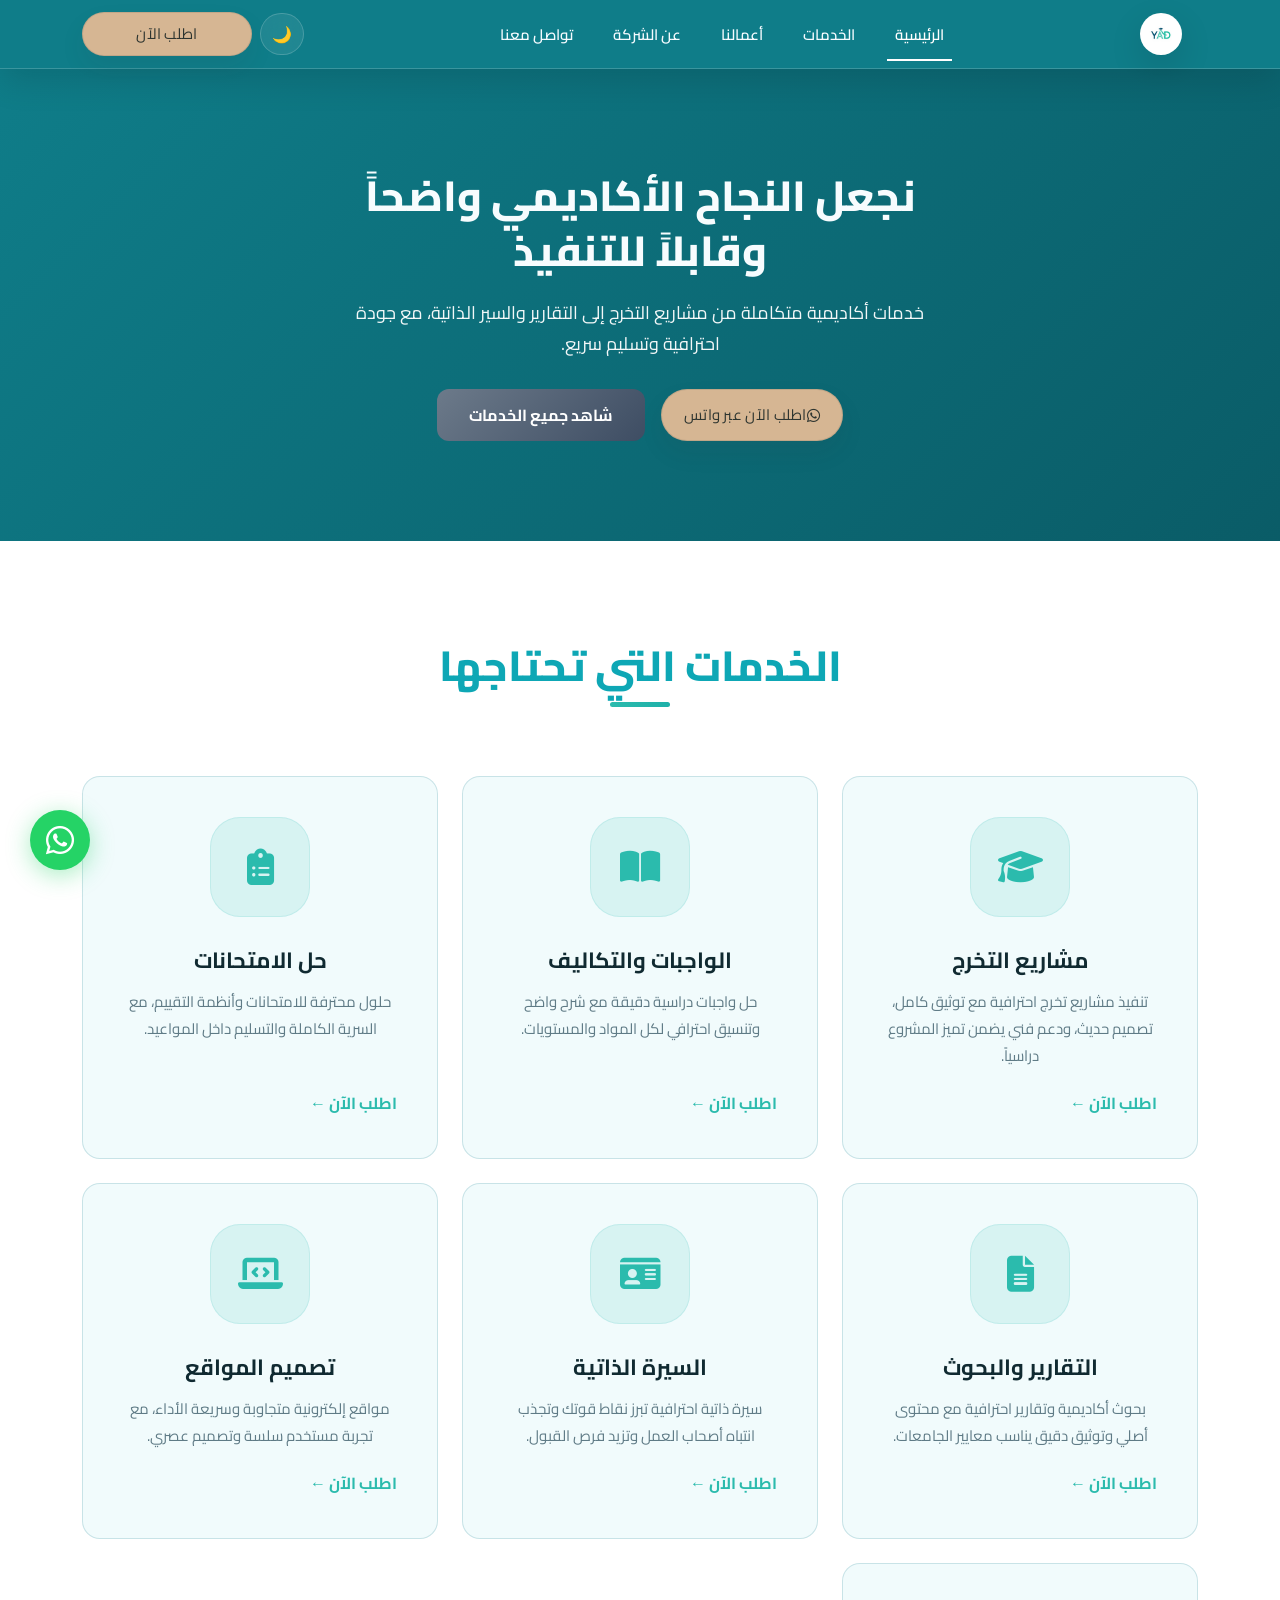
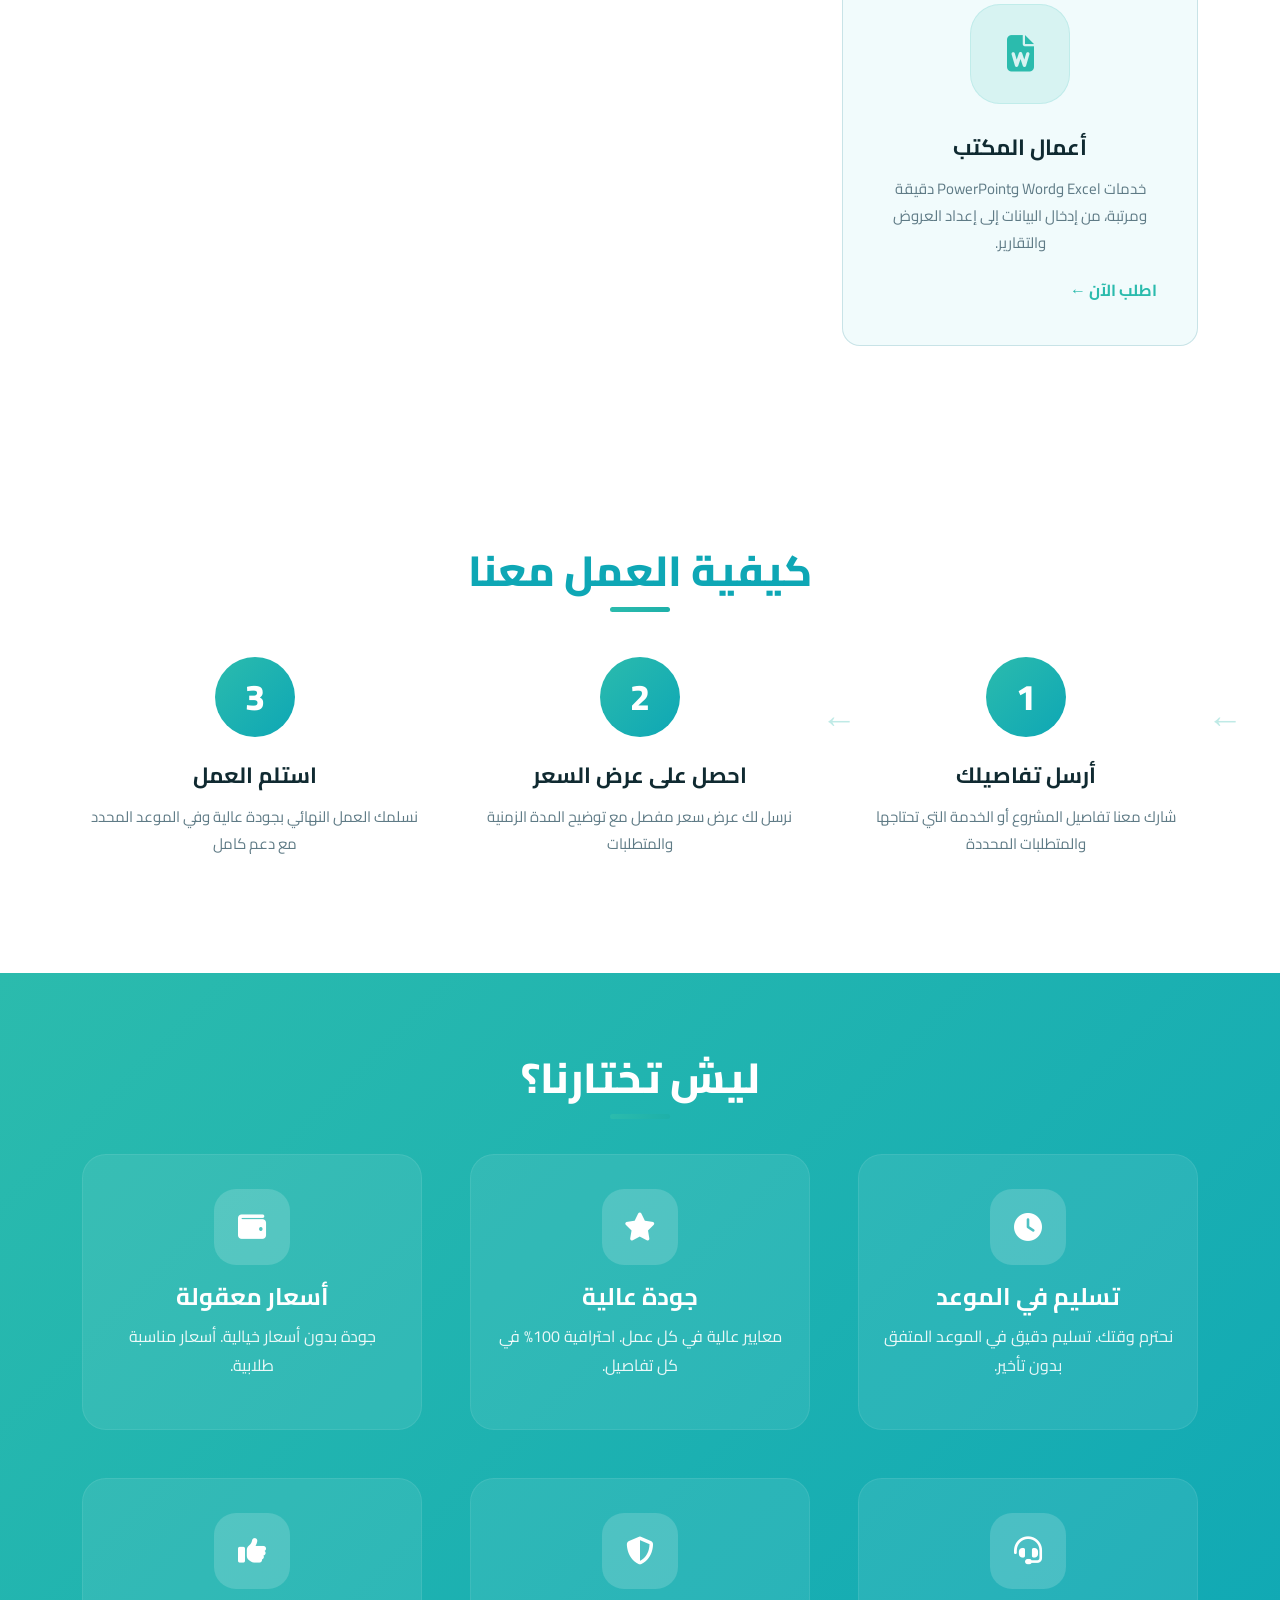
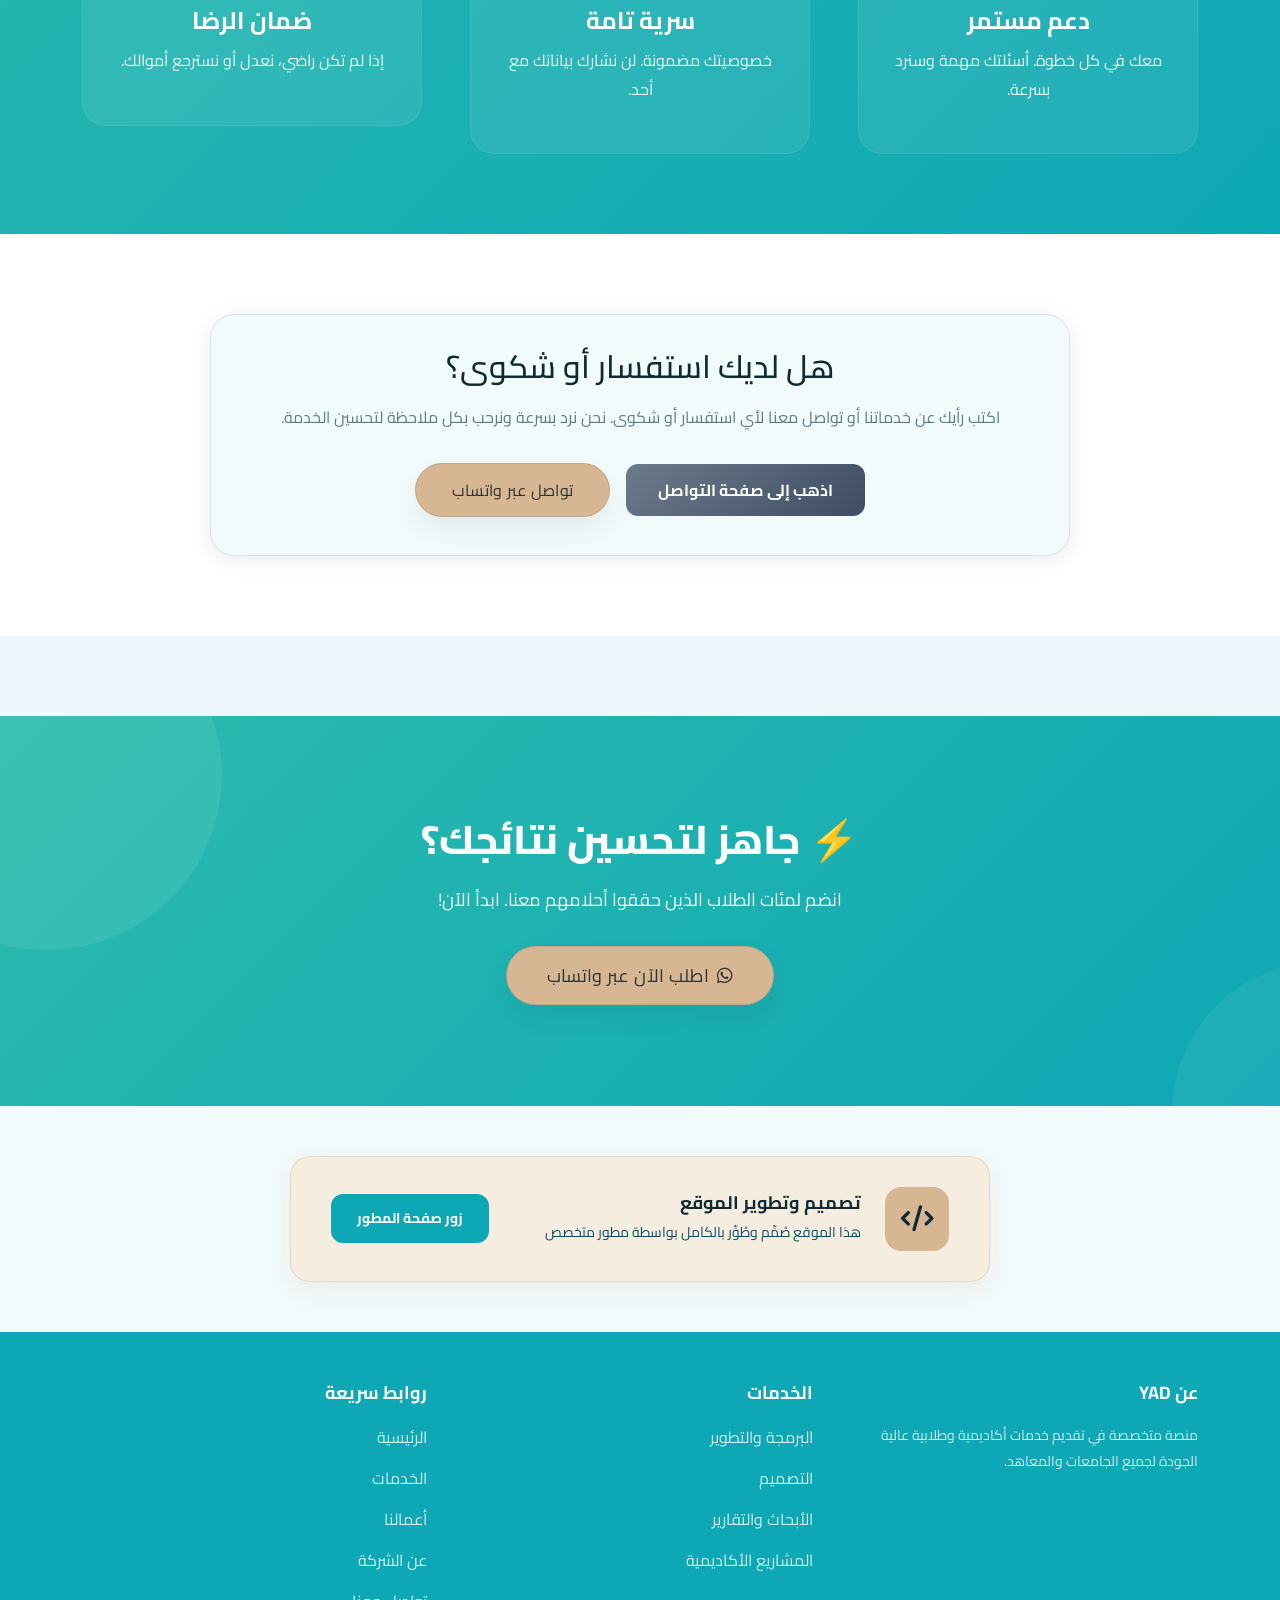
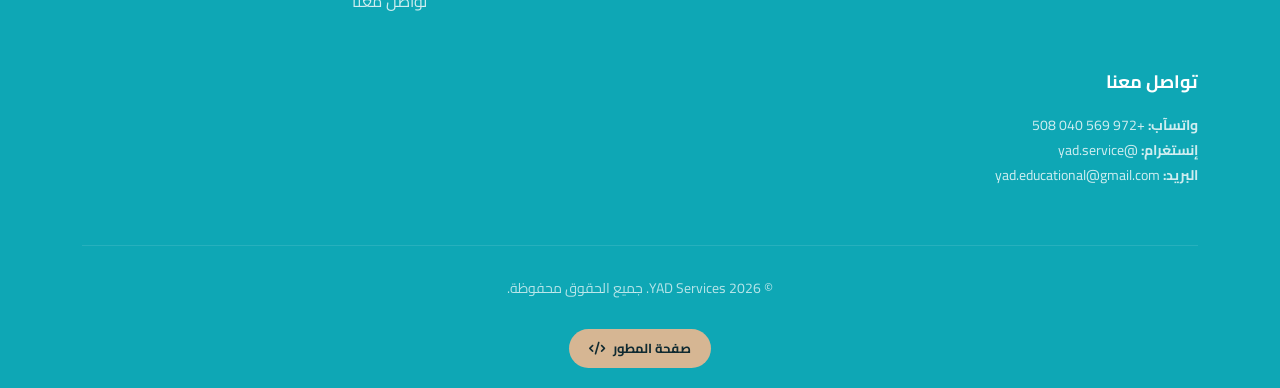
<file: index.html>
<!DOCTYPE html>
<html lang="ar" dir="rtl">

</html>

<head>
    <meta charset="UTF-8">
    <script>
        document.documentElement.setAttribute('data-theme', localStorage.getItem('yadTheme') || 'light');
    </script>
    <meta name="viewport" content="width=device-width, initial-scale=1.0">
    <meta name="description" content="YAD Services - منصة الخدمات الأكاديمية والطلابية الشاملة. حل مشاريع التخرج، الواجبات، الامتحانات، والتقارير بجودة عالية وأسعار مناسبة.">
    <meta name="keywords" content="خدمات أكاديمية, مشاريع تخرج, واجبات دراسية, امتحانات, تقارير, سيرة ذاتية, تصميم مواقع">
    <meta name="author" content="YAD Services">
    <meta name="robots" content="index, follow">

    <!-- Open Graph Tags -->
    <meta property="og:title" content="YAD Services - الخدمات الأكاديمية والطلابية">
    <meta property="og:description" content="منصة متخصصة في تقديم خدمات أكاديمية شاملة بجودة عالية وأسعار مناسبة.">
    <meta property="og:image" content="assets/images/logo.png">
    <meta property="og:url" content="https://yousif-ayman-dev.github.io/yad-services-website/">
    <meta property="og:type" content="website">
    <meta property="og:locale" content="ar_AR">

    <!-- Twitter Card -->
    <meta name="twitter:card" content="summary_large_image">
    <meta name="twitter:title" content="YAD Services - الخدمات الأكاديمية والطلابية">
    <meta name="twitter:description" content="منصة متخصصة في تقديم خدمات أكاديمية شاملة بجودة عالية وأسعار مناسبة.">
    <meta name="twitter:image" content="assets/images/logo.png">

    <title>YAD Services - الخدمات الأكاديمية والطلابية</title>

    <link rel="icon" href="assets/icons/favicon.ico">
    <script>
        document.documentElement.setAttribute('data-theme', localStorage.getItem('yadTheme') || 'light');
    </script>
    <link href="https://cdn.jsdelivr.net/npm/bootstrap@5.3.0/dist/css/bootstrap.min.css" rel="stylesheet">
    <link href="https://fonts.googleapis.com/css2?family=Cairo:wght@300;400;600;700;800&display=swap" rel="stylesheet">
    <link rel="stylesheet" href="https://cdnjs.cloudflare.com/ajax/libs/font-awesome/6.4.0/css/all.min.css">
    <link rel="stylesheet" href="css/style.css">

    <!-- Schema Markup -->
    <script type="application/ld+json">
        {
            "@context": "https://schema.org",
            "@type": "Organization",
            "name": "YAD Services",
            "url": "https://yousif-ayman-dev.github.io/yad-services-website/",
            "logo": "https://yousif-ayman-dev.github.io/yad-services-website/assets/images/logo.png",
            "description": "منصة متخصصة في تقديم خدمات أكاديمية وطلابية عالية الجودة",
            "contactPoint": {
                "@type": "ContactPoint",
                "telephone": "+972-569-040-508",
                "contactType": "Customer Service",
                "availableLanguage": "Arabic"
            },
            "sameAs": [
                "https://wa.me/972569040508"
            ],
            "serviceType": [
                "Academic Services",
                "Graduation Projects",
                "Homework Help",
                "Exam Solutions",
                "Reports and Research",
                "CV Design",
                "Web Design",
                "Office Work",
            ]
        }
    </script>

    <!-- NAVBAR -->
    <nav class="navbar navbar-expand-lg">
        <div class="container">

            <a class="navbar-brand" href="index.html">
                <img src="assets/images/logo.png" alt="YAD Logo">
            </a>

            <button class="navbar-toggler" type="button" data-bs-toggle="collapse" data-bs-target="#navMenu" aria-controls="navMenu" aria-expanded="false" aria-label="فتح قائمة التنقل">
                ☰
            </button>

            <div class="collapse navbar-collapse justify-content-center" id="navMenu">
                <ul class="navbar-nav gap-2 gap-lg-4">
                    <li class="nav-item"><a class="nav-link" href="index.html">الرئيسية</a></li>
                    <li class="nav-item"><a class="nav-link" href="services.html">الخدمات</a></li>
                    <li class="nav-item"><a class="nav-link" href="portfolio.html">أعمالنا</a></li>
                    <li class="nav-item"><a class="nav-link" href="about.html">عن الشركة</a></li>
                    <li class="nav-item"><a class="nav-link" href="contact.html">تواصل معنا</a></li>
                </ul>
                <div class="d-lg-none nav-mobile-actions mt-4">
                    <button class="btn btn-theme-toggle w-100" type="button" aria-label="تبديل الوضع">🌙</button>
                    <a href="https://wa.me/970569040508?text=مرحبا%20أنا%20مهتم%20بخدمات%20YAD" class="btn btn-whatsapp w-100">اطلب الآن</a>
                </div>
            </div>

            <div class="nav-actions">
                <button class="btn btn-theme-toggle d-none d-lg-inline-flex" type="button" aria-label="تبديل الوضع">🌙</button>
                <a href="https://wa.me/970569040508?text=مرحبا%20أنا%20مهتم%20بخدمات%20YAD" class="btn btn-whatsapp d-none d-lg-inline-flex">اطلب الآن</a>
            </div>

        </div>
    </nav>

    <!-- HERO SECTION -->
    <section class="hero">
        <div class="container">
            <div class="hero-content text-center">

                <h1>نجعل النجاح الأكاديمي واضحاً وقابلاً للتنفيذ</h1>

                <p>
                    خدمات أكاديمية متكاملة من مشاريع التخرج إلى التقارير والسير الذاتية، مع جودة احترافية وتسليم سريع.
                </p>

                <div class="hero-buttons mt-4 d-flex flex-column flex-sm-row gap-3 justify-content-center">

                    <a href="https://wa.me/970569040508?text=مرحبا%20بدي%20استفسر%20عن%20خدماتكم" class="btn btn-whatsapp" aria-label="طلب خدمة عبر واتس آب">
                        <i class="fab fa-whatsapp"></i>اطلب الآن عبر واتس
                    </a>

                    <a href="services.html" class="btn btn-secondary" aria-label="عرض جميع الخدمات">
                        شاهد جميع الخدمات
                    </a>

                </div>

            </div>
        </div>
    </section>

    <!-- SERVICES SECTION -->
    <section class="services-section">
        <div class="container">

            <h2 class="section-title">الخدمات التي تحتاجها</h2>

            <div class="row g-4 mt-5">

                <div class="col-lg-4 col-md-6">
                    <a href="service-details.html?service=graduation" class="text-decoration-none">
                        <div class="service-card">
                            <div class="service-card-icon"><i class="fas fa-graduation-cap"></i></div>
                            <h3>مشاريع التخرج</h3>
                            <p>تنفيذ مشاريع تخرج احترافية مع توثيق كامل، تصميم حديث، ودعم فني يضمن تميز المشروع دراسياً.
                            </p>
                            <span class="service-card-link">اطلب الآن ←</span>
                        </div>
                    </a>
                </div>

                <div class="col-lg-4 col-md-6">
                    <a href="service-details.html?service=assignments" class="text-decoration-none">
                        <div class="service-card">
                            <div class="service-card-icon"><i class="fas fa-book-open"></i></div>
                            <h3>الواجبات والتكاليف</h3>
                            <p>حل واجبات دراسية دقيقة مع شرح واضح وتنسيق احترافي لكل المواد والمستويات.</p>
                            <span class="service-card-link">اطلب الآن ←</span>
                        </div>
                    </a>
                </div>

                <div class="col-lg-4 col-md-6">
                    <a href="service-details.html?service=exams" class="text-decoration-none">
                        <div class="service-card">
                            <div class="service-card-icon"><i class="fas fa-clipboard-list"></i></div>
                            <h3>حل الامتحانات</h3>
                            <p>حلول محترفة للامتحانات وأنظمة التقييم، مع السرية الكاملة والتسليم داخل المواعيد.</p>
                            <span class="service-card-link">اطلب الآن ←</span>
                        </div>
                    </a>
                </div>

                <div class="col-lg-4 col-md-6">
                    <a href="service-details.html?service=reports" class="text-decoration-none">
                        <div class="service-card">
                            <div class="service-card-icon"><i class="fas fa-file-lines"></i></div>
                            <h3>التقارير والبحوث</h3>
                            <p>بحوث أكاديمية وتقارير احترافية مع محتوى أصلي وتوثيق دقيق يناسب معايير الجامعات.</p>
                            <span class="service-card-link">اطلب الآن ←</span>
                        </div>
                    </a>
                </div>

                <div class="col-lg-4 col-md-6">
                    <a href="service-details.html?service=cv" class="text-decoration-none">
                        <div class="service-card">
                            <div class="service-card-icon"><i class="fas fa-id-card"></i></div>
                            <h3>السيرة الذاتية</h3>
                            <p>سيرة ذاتية احترافية تبرز نقاط قوتك وتجذب انتباه أصحاب العمل وتزيد فرص القبول.</p>
                            <span class="service-card-link">اطلب الآن ←</span>
                        </div>
                    </a>
                </div>

                <div class="col-lg-4 col-md-6">
                    <a href="service-details.html?service=websites" class="text-decoration-none">
                        <div class="service-card">
                            <div class="service-card-icon"><i class="fas fa-laptop-code"></i></div>
                            <h3>تصميم المواقع</h3>
                            <p>مواقع إلكترونية متجاوبة وسريعة الأداء، مع تجربة مستخدم سلسة وتصميم عصري.</p>
                            <span class="service-card-link">اطلب الآن ←</span>
                        </div>
                    </a>
                </div>

                <div class="col-lg-4 col-md-6">
                    <a href="service-details.html?service=office" class="text-decoration-none">
                        <div class="service-card">
                            <div class="service-card-icon"><i class="fas fa-file-word"></i></div>
                            <h3>أعمال المكتب</h3>
                            <p>خدمات Excel وWord وPowerPoint دقيقة ومرتبة، من إدخال البيانات إلى إعداد العروض والتقارير.
                            </p>
                            <span class="service-card-link">اطلب الآن ←</span>
                        </div>
                    </a>
                </div>

            </div>
        </div>
    </section>

    <!-- HOW IT WORKS -->
    <section class="how-it-works">
        <div class="container">

            <h2 class="section-title">كيفية العمل معنا</h2>

            <div class="steps-container mt-5">

                <div class="step-card">
                    <div class="step-number">1</div>
                    <h3>أرسل تفاصيلك</h3>
                    <p>شارك معنا تفاصيل المشروع أو الخدمة التي تحتاجها والمتطلبات المحددة</p>
                </div>

                <div class="step-card">
                    <div class="step-number">2</div>
                    <h3>احصل على عرض السعر</h3>
                    <p>نرسل لك عرض سعر مفصل مع توضيح المدة الزمنية والمتطلبات</p>
                </div>

                <div class="step-card">
                    <div class="step-number">3</div>
                    <h3>استلم العمل</h3>
                    <p>نسلمك العمل النهائي بجودة عالية وفي الموعد المحدد مع دعم كامل</p>
                </div>

            </div>

        </div>
    </section>

    <!-- TRUST SECTION -->
    <section class="trust-section">
        <div class="container">
            <h2 class="section-title">ليش تختارنا؟</h2>

            <div class="row g-5">
                <div class="col-md-6 col-lg-4">
                    <div class="trust-card">
                        <div class="trust-card-icon"><i class="fas fa-clock"></i></div>
                        <h4>تسليم في الموعد</h4>
                        <p>نحترم وقتك. تسليم دقيق في الموعد المتفق بدون تأخير.</p>
                    </div>
                </div>

                <div class="col-md-6 col-lg-4">
                    <div class="trust-card">
                        <div class="trust-card-icon"><i class="fas fa-star"></i></div>
                        <h4>جودة عالية</h4>
                        <p>معايير عالية في كل عمل. احترافية 100% في كل تفاصيل.</p>
                    </div>
                </div>

                <div class="col-md-6 col-lg-4">
                    <div class="trust-card">
                        <div class="trust-card-icon"><i class="fas fa-wallet"></i></div>
                        <h4>أسعار معقولة</h4>
                        <p>جودة بدون أسعار خيالية. أسعار مناسبة طلابية.</p>
                    </div>
                </div>

                <div class="col-md-6 col-lg-4">
                    <div class="trust-card">
                        <div class="trust-card-icon"><i class="fas fa-headset"></i></div>
                        <h4>دعم مستمر</h4>
                        <p>معك في كل خطوة. أسئلتك مهمة وسنرد بسرعة.</p>
                    </div>
                </div>

                <div class="col-md-6 col-lg-4">
                    <div class="trust-card">
                        <div class="trust-card-icon"><i class="fas fa-shield-alt"></i></div>
                        <h4>سرية تامة</h4>
                        <p>خصوصيتك مضمونة. لن نشارك بياناتك مع أحد.</p>
                    </div>
                </div>

                <div class="col-md-6 col-lg-4">
                    <div class="trust-card">
                        <div class="trust-card-icon"><i class="fas fa-thumbs-up"></i></div>
                        <h4>ضمان الرضا</h4>
                        <p>إذا لم تكن راضي، نعدل أو نسترجع أموالك.</p>
                    </div>
                </div>
            </div>
        </div>
    </section>

    <!-- FEEDBACK BOX SECTION -->
    <section class="feedback-section">
        <div class="container">
            <div class="feedback-card">
                <h2>هل لديك استفسار أو شكوى؟</h2>
                <p>اكتب رأيك عن خدماتنا أو تواصل معنا لأي استفسار أو شكوى. نحن نرد بسرعة ونرحب بكل ملاحظة لتحسين الخدمة.
                </p>
                <a href="contact.html" class="btn btn-secondary">اذهب إلى صفحة التواصل</a>
                <a href="https://wa.me/970569040508?text=مرحبًا%20أرغب%20في%20إرسال%20رأيي%20أو%20طرح%20استفسار" class="btn btn-whatsapp">تواصل عبر واتساب</a>
            </div>
        </div>
    </section>

    <!-- CTA SECTION -->
    <section class="cta-section" style="padding: 100px 0; background: linear-gradient(135deg, var(--primary-color) 0%, var(--secondary-color) 100%); color: white; text-align: center; margin: 80px 0 0 0;">
        <div class="container">
            <div class="cta-content">

                <h2 style="font-size: 40px; margin-bottom: 20px;">⚡ جاهز لتحسين نتائجك؟</h2>

                <p style="font-size: 18px; margin-bottom: 30px;">
                    انضم لمئات الطلاب الذين حققوا أحلامهم معنا. ابدأ الآن!
                </p>

                <a href="https://wa.me/970569040508?text=مرحبا%20%F0%9F%91%8B%20بدي%20أستفسر%20عن%20الخدمات" class="btn btn-whatsapp" style="font-size: 18px; padding: 15px 40px;">
                    <i class="fab fa-whatsapp" style="margin-left: 8px;"></i> اطلب الآن عبر واتساب
                </a>

            </div>
        </div>
    </section>

    <!-- DEVELOPER SECTION -->
    <section class="developer-section">
        <div class="container">
            <div class="developer-card">
                <div class="developer-card-icon"><i class="fas fa-code"></i></div>
                <div class="developer-card-text">
                    <h4>تصميم وتطوير الموقع</h4>
                    <p>هذا الموقع صُمِّم وطُوِّر بالكامل بواسطة مطور متخصص</p>
                </div>
                <a href="https://yousif-ayman-dev.github.io/my-portfolio-new/" target="_blank" class="btn developer-btn">زور صفحة المطور</a>
            </div>
        </div>
    </section>

    <!-- FOOTER -->
    <footer>
        <div class="container">

            <div class="footer-top">

                <div class="footer-col">
                    <h4>عن YAD</h4>
                    <p>
                        منصة متخصصة في تقديم خدمات أكاديمية وطلابية عالية الجودة لجميع الجامعات والمعاهد.
                    </p>
                </div>

                <div class="footer-col">
                    <h4>الخدمات</h4>
                    <ul>
                        <li><a href="services.html">البرمجة والتطوير</a></li>
                        <li><a href="services.html">التصميم</a></li>
                        <li><a href="services.html">الأبحاث والتقارير</a></li>
                        <li><a href="services.html">المشاريع الأكاديمية</a></li>
                    </ul>
                </div>

                <div class="footer-col">
                    <h4>روابط سريعة</h4>
                    <ul>
                        <li><a href="index.html">الرئيسية</a></li>
                        <li><a href="services.html">الخدمات</a></li>
                        <li><a href="portfolio.html">أعمالنا</a></li>
                        <li><a href="about.html">عن الشركة</a></li>
                        <li><a href="contact.html">تواصل معنا</a></li>
                    </ul>
                </div>

                <div class="footer-col">
                    <h4>تواصل معنا</h4>
                    <p>
                        <strong>واتسآب:</strong> <a href="https://wa.me/972569040508">+972 569 040 508</a><br>
                        <strong>إنستغرام:</strong> <a href="https://www.instagram.com/yad.service?igsh=bHN2eTdzdmlxYmIx">@yad.service</a><br>
                        <strong>البريد:</strong> <a href="mailto:yad.educational@gmail.com">yad.educational@gmail.com</a>
                    </p>
                </div>

            </div>

            <div class="footer-bottom">
                <p>&copy; 2026 YAD Services. جميع الحقوق محفوظة.</p>
                <a href="https://yousif-ayman-dev.github.io/my-portfolio-new/" target="_blank" class="developer-footer-btn">صفحة المطور <i class="fas fa-code"></i></a>
            </div>

        </div>
    </footer>

    <!-- FLOATING WHATSAPP BUTTON -->
    <a href="https://wa.me/970569040508?text=مرحبا%20YAD" class="whatsapp-btn" title="تحدث معنا على واتسآب">
        <i class="fab fa-whatsapp"></i>
    </a>

    <script src="https://cdn.jsdelivr.net/npm/bootstrap@5.3.0/dist/js/bootstrap.bundle.min.js"></script>
    <script src="js/main.js"></script>

    </body>

    </html>
</file>
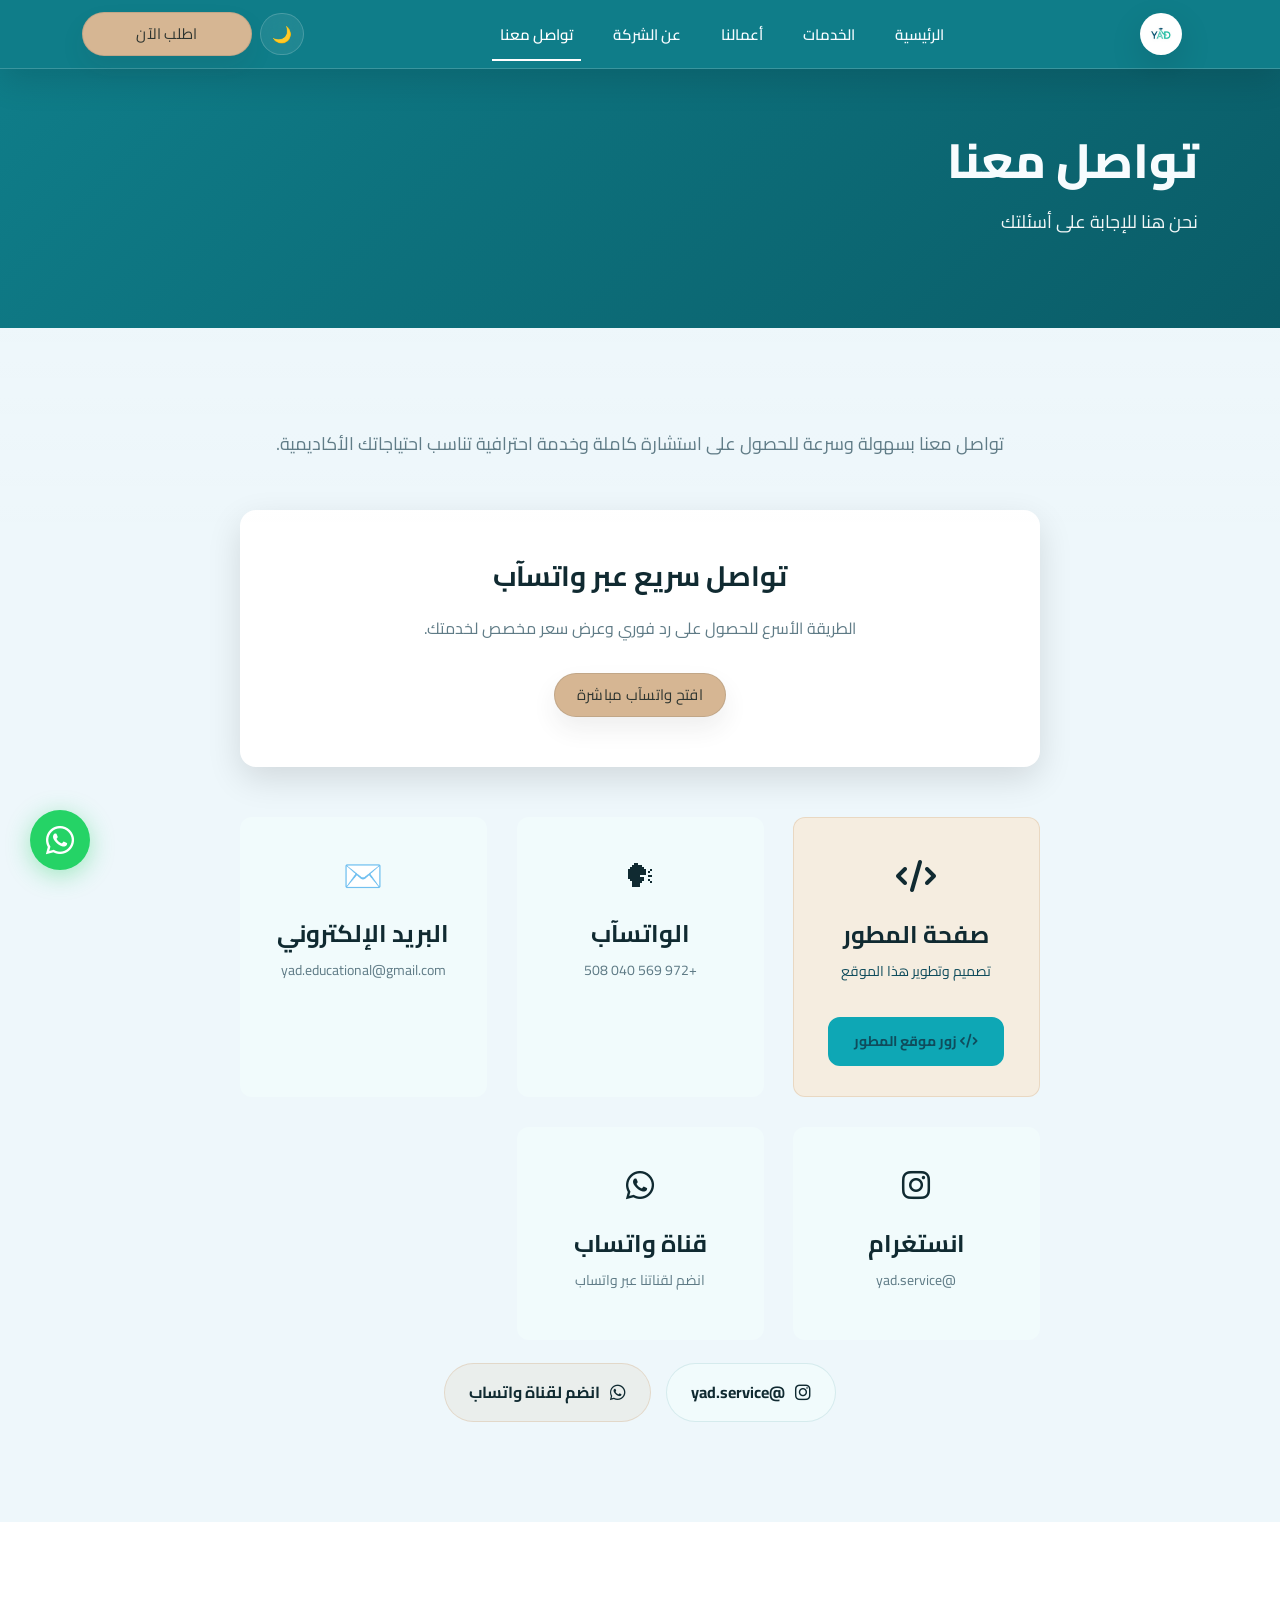
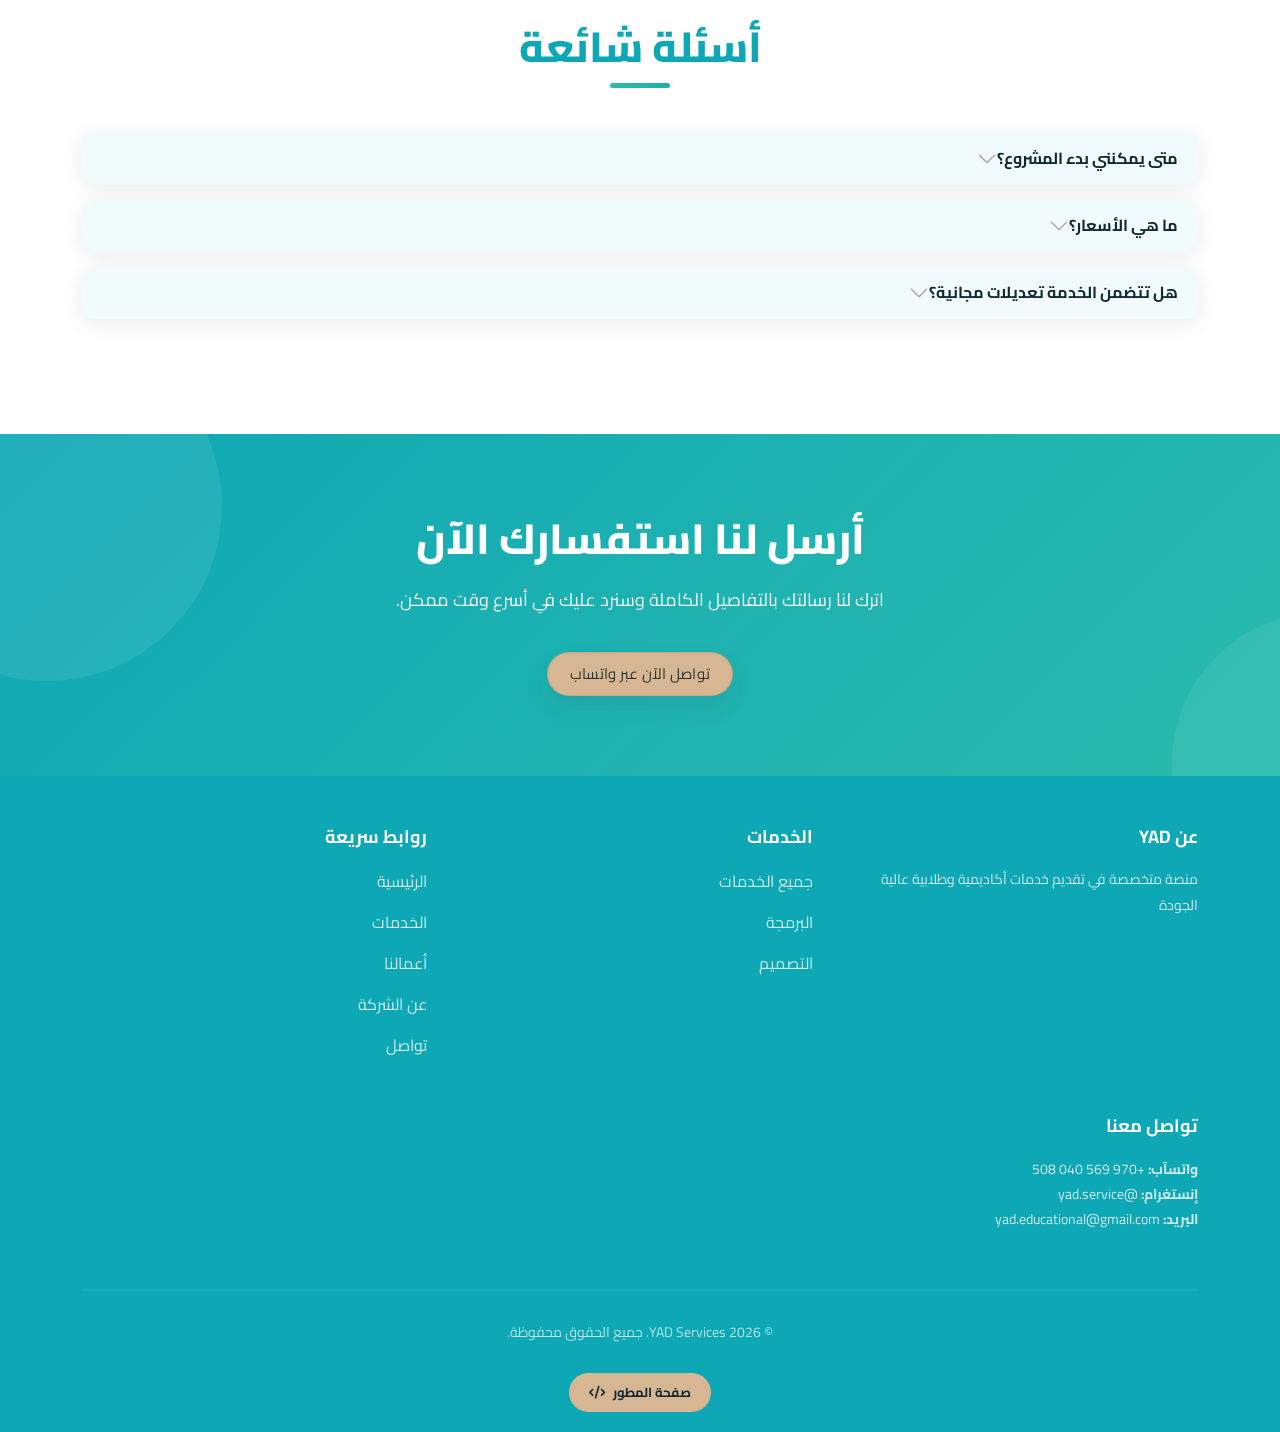
<file: contact.html>
<!DOCTYPE html>
<html lang="ar" dir="rtl">

</html>

<head>
    <meta charset="UTF-8">
    <script>
        document.documentElement.setAttribute('data-theme', localStorage.getItem('yadTheme') || 'light');
    </script>
    <meta name="viewport" content="width=device-width, initial-scale=1.0">
    <meta name="description" content="تواصل مع YAD Services">
    <title>تواصل معنا - YAD Services</title>

    <link rel="icon" href="assets/icons/favicon.ico">
    <script>
        document.documentElement.setAttribute('data-theme', localStorage.getItem('yadTheme') || 'light');
    </script>
    <link href="https://cdn.jsdelivr.net/npm/bootstrap@5.3.0/dist/css/bootstrap.min.css" rel="stylesheet">
    <link href="https://fonts.googleapis.com/css2?family=Cairo:wght@300;400;600;700;800&display=swap" rel="stylesheet">
    <link rel="stylesheet" href="https://cdnjs.cloudflare.com/ajax/libs/font-awesome/6.4.0/css/all.min.css">
    <link rel="stylesheet" href="css/style.css">
</head>

<body dir="rtl">
    <script>
        if (localStorage.getItem('yadTheme') === 'dark') document.body.classList.add('dark-mode');
    </script>

    <!-- NAVBAR -->
    <nav class="navbar navbar-expand-lg">
        <div class="container">

            <a class="navbar-brand" href="index.html">
                <img src="assets/images/logo.png" alt="YAD Logo">
            </a>

            <button class="navbar-toggler" type="button" data-bs-toggle="collapse" data-bs-target="#navMenu" aria-controls="navMenu" aria-expanded="false" aria-label="فتح قائمة التنقل">
                ☰
            </button>

            <div class="collapse navbar-collapse justify-content-center" id="navMenu">
                <ul class="navbar-nav gap-2 gap-lg-4">
                    <li class="nav-item"><a class="nav-link" href="index.html">الرئيسية</a></li>
                    <li class="nav-item"><a class="nav-link" href="services.html">الخدمات</a></li>
                    <li class="nav-item"><a class="nav-link" href="portfolio.html">أعمالنا</a></li>
                    <li class="nav-item"><a class="nav-link" href="about.html">عن الشركة</a></li>
                    <li class="nav-item"><a class="nav-link" href="contact.html">تواصل معنا</a></li>
                </ul>
                <div class="d-lg-none nav-mobile-actions mt-4">
                    <button class="btn btn-theme-toggle w-100" type="button" aria-label="تبديل الوضع">🌙</button>
                    <a href="https://wa.me/972569040508" class="btn btn-whatsapp w-100">اطلب الآن</a>
                </div>
            </div>

            <div class="nav-actions">
                <button class="btn btn-theme-toggle d-none d-lg-inline-flex" type="button" aria-label="تبديل الوضع">🌙</button>
                <a href="https://wa.me/972569040508" class="btn btn-whatsapp d-none d-lg-inline-flex">اطلب الآن</a>
            </div>

        </div>
    </nav>

    <!-- PAGE HERO -->
    <section class="hero page-hero">
        <div class="container">
            <h1>تواصل معنا</h1>
            <p class="mt-3">نحن هنا للإجابة على أسئلتك</p>
        </div>
    </section>

    <!-- CONTACT CONTENT -->
    <section class="contact-section">
        <div class="contact-container">

            <div class="contact-description">
                <p>
                    تواصل معنا بسهولة وسرعة للحصول على استشارة كاملة وخدمة احترافية تناسب احتياجاتك الأكاديمية.
                </p>
            </div>

            <!-- MAIN CTA -->
            <div class="contact-method">
                <h3>تواصل سريع عبر واتسآب</h3>
                <p>الطريقة الأسرع للحصول على رد فوري وعرض سعر مخصص لخدمتك.</p>
                <a href="https://wa.me/972569040508?text=مرحبا%20YAD" class="btn btn-whatsapp">افتح واتسآب مباشرة</a>
            </div>

            <!-- CONTACT INFO GRID -->
            <div class="contact-info-grid mt-5">
                <div class="contact-info-item developer-info-item">
                    <div class="contact-info-item-icon"><i class="fas fa-code"></i></div>
                    <h4>صفحة المطور</h4>
                    <p>تصميم وتطوير هذا الموقع</p>
                    <a href="https://yousif-ayman-dev.github.io/my-portfolio-new/" target="_blank" class="btn developer-btn mt-3"><i class="fas fa-code"></i> زور موقع المطور</a>
                </div>
                <div class="contact-info-item">
                    <div class="contact-info-item-icon">🗣</div>
                    <h4>الواتسآب</h4>
                    <p><a href="https://wa.me/972569040508">+972 569 040 508</a></p>
                </div>

                <div class="contact-info-item">
                    <div class="contact-info-item-icon">✉️</div>
                    <h4>البريد الإلكتروني</h4>
                    <p><a href="mailto:yad.educational@gmail.com">yad.educational@gmail.com</a></p>
                </div>

                <div class="contact-info-item">
                    <div class="contact-info-item-icon"><i class="fab fa-instagram"></i></div>
                    <h4>انستغرام</h4>
                    <p><a href="https://www.instagram.com/yad.service?igsh=bHN2eTdzdmlxYmIx">@yad.service</a></p>
                </div>

                <div class="contact-info-item">
                    <div class="contact-info-item-icon"><i class="fab fa-whatsapp"></i></div>
                    <h4>قناة واتساب</h4>
                    <p><a href="https://chat.whatsapp.com/KvGyP2p4wrT4TEchJlUvV2?mode=gi_t">انضم لقناتنا عبر واتساب</a>
                    </p>
                </div>
            </div>

            <div class="contact-social mt-4">
                <a href="https://www.instagram.com/yad.service?igsh=bHN2eTdzdmlxYmIx" class="contact-social-link" target="_blank">
                    <i class="fab fa-instagram"></i> @yad.service
                </a>
                <a href="https://chat.whatsapp.com/KvGyP2p4wrT4TEchJlUvV2?mode=gi_t" class="contact-social-link whatsapp" target="_blank">
                    <i class="fab fa-whatsapp"></i> انضم لقناة واتساب
                </a>
            </div>

        </div>
    </section>

    <!-- FAQ SECTION (Optional) -->
    <section class="faq-section">
        <div class="container">
            <h2 class="section-title">أسئلة شائعة</h2>

            <div class="faq-content">
                <div class="accordion" id="faqAccordion">
                    <div class="accordion-item faq-item">
                        <h2 class="accordion-header">
                            <button class="accordion-button collapsed" type="button" data-bs-toggle="collapse" data-bs-target="#faq1">
                                متى يمكنني بدء المشروع؟
                            </button>
                        </h2>
                        <div id="faq1" class="accordion-collapse collapse" data-bs-parent="#faqAccordion">
                            <div class="accordion-body">
                                ارسل لنا تفاصيل المشروع أو الخدمة التي تحتاجها وسنرد عليك بخطوات التنفيذ وسعر مخصص.
                            </div>
                        </div>
                    </div>
                    <div class="accordion-item faq-item">
                        <h2 class="accordion-header">
                            <button class="accordion-button collapsed" type="button" data-bs-toggle="collapse" data-bs-target="#faq2">
                                ما هي الأسعار؟
                            </button>
                        </h2>
                        <div id="faq2" class="accordion-collapse collapse" data-bs-parent="#faqAccordion">
                            <div class="accordion-body">
                                الأسعار تختلف حسب نوع الخدمة ومدة المشروع. اتصل بنا للحصول على عرض أسعار خاص.
                            </div>
                        </div>
                    </div>
                    <div class="accordion-item faq-item">
                        <h2 class="accordion-header">
                            <button class="accordion-button collapsed" type="button" data-bs-toggle="collapse" data-bs-target="#faq3">
                                هل تتضمن الخدمة تعديلات مجانية؟
                            </button>
                        </h2>
                        <div id="faq3" class="accordion-collapse collapse" data-bs-parent="#faqAccordion">
                            <div class="accordion-body">
                                نعم. نضمّن تعديلات مجانية ضمن نطاق العمل المتفق عليه لضمان رضاك التام.
                            </div>
                        </div>
                    </div>
                </div>
            </div>
        </div>
    </section>

    <!-- CTA SECTION -->
    <section class="cta-section">
        <div class="container">
            <div class="cta-content">

                <h2>أرسل لنا استفسارك الآن</h2>

                <p>
                    اترك لنا رسالتك بالتفاصيل الكاملة وسنرد عليك في أسرع وقت ممكن.
                </p>

                <a href="https://wa.me/972569040508?text=مرحبا%20YAD" class="btn btn-whatsapp">
                    تواصل الآن عبر واتساب
                </a>

            </div>
        </div>
    </section>

    <!-- FOOTER -->
    <footer>
        <div class="container">

            <div class="footer-top">

                <div class="footer-col">
                    <h4>عن YAD</h4>
                    <p>
                        منصة متخصصة في تقديم خدمات أكاديمية وطلابية عالية الجودة
                    </p>
                </div>

                <div class="footer-col">
                    <h4>الخدمات</h4>
                    <ul>
                        <li><a href="services.html">جميع الخدمات</a></li>
                        <li><a href="services.html">البرمجة</a></li>
                        <li><a href="services.html">التصميم</a></li>
                    </ul>
                </div>

                <div class="footer-col">
                    <h4>روابط سريعة</h4>
                    <ul>
                        <li><a href="index.html">الرئيسية</a></li>
                        <li><a href="services.html">الخدمات</a></li>
                        <li><a href="portfolio.html">أعمالنا</a></li>
                        <li><a href="about.html">عن الشركة</a></li>
                        <li><a href="contact.html">تواصل</a></li>
                    </ul>
                </div>

                <div class="footer-col">
                    <h4>تواصل معنا</h4>
                    <p>
                        <strong>واتسآب:</strong> <a href="https://wa.me/972569040508">+970 569 040 508</a><br>
                        <strong>إنستغرام:</strong> <a href="https://www.instagram.com/yad.service?igsh=bHN2eTdzdmlxYmIx">@yad.service</a><br>
                        <strong>البريد:</strong> <a href="mailto:yad.educational@gmail.com">yad.educational@gmail.com</a>
                    </p>
                </div>

            </div>

            <div class="footer-bottom">
                <p>&copy; 2026 YAD Services. جميع الحقوق محفوظة.</p>
                <a href="https://yousif-ayman-dev.github.io/my-portfolio-new/" target="_blank" class="developer-footer-btn">صفحة المطور <i class="fas fa-code"></i></a>
            </div>

        </div>
    </footer>

    <!-- FLOATING WHATSAPP BUTTON -->
    <a href="https://wa.me/972569040508?text=مرحبا%20YAD" class="whatsapp-btn" title="تحدث معنا على واتسآب">
        <i class="fab fa-whatsapp"></i>
    </a>

    <script src="https://cdn.jsdelivr.net/npm/bootstrap@5.3.0/dist/js/bootstrap.bundle.min.js"></script>
    <script src="js/main.js"></script>

</body>

</html>
</file>
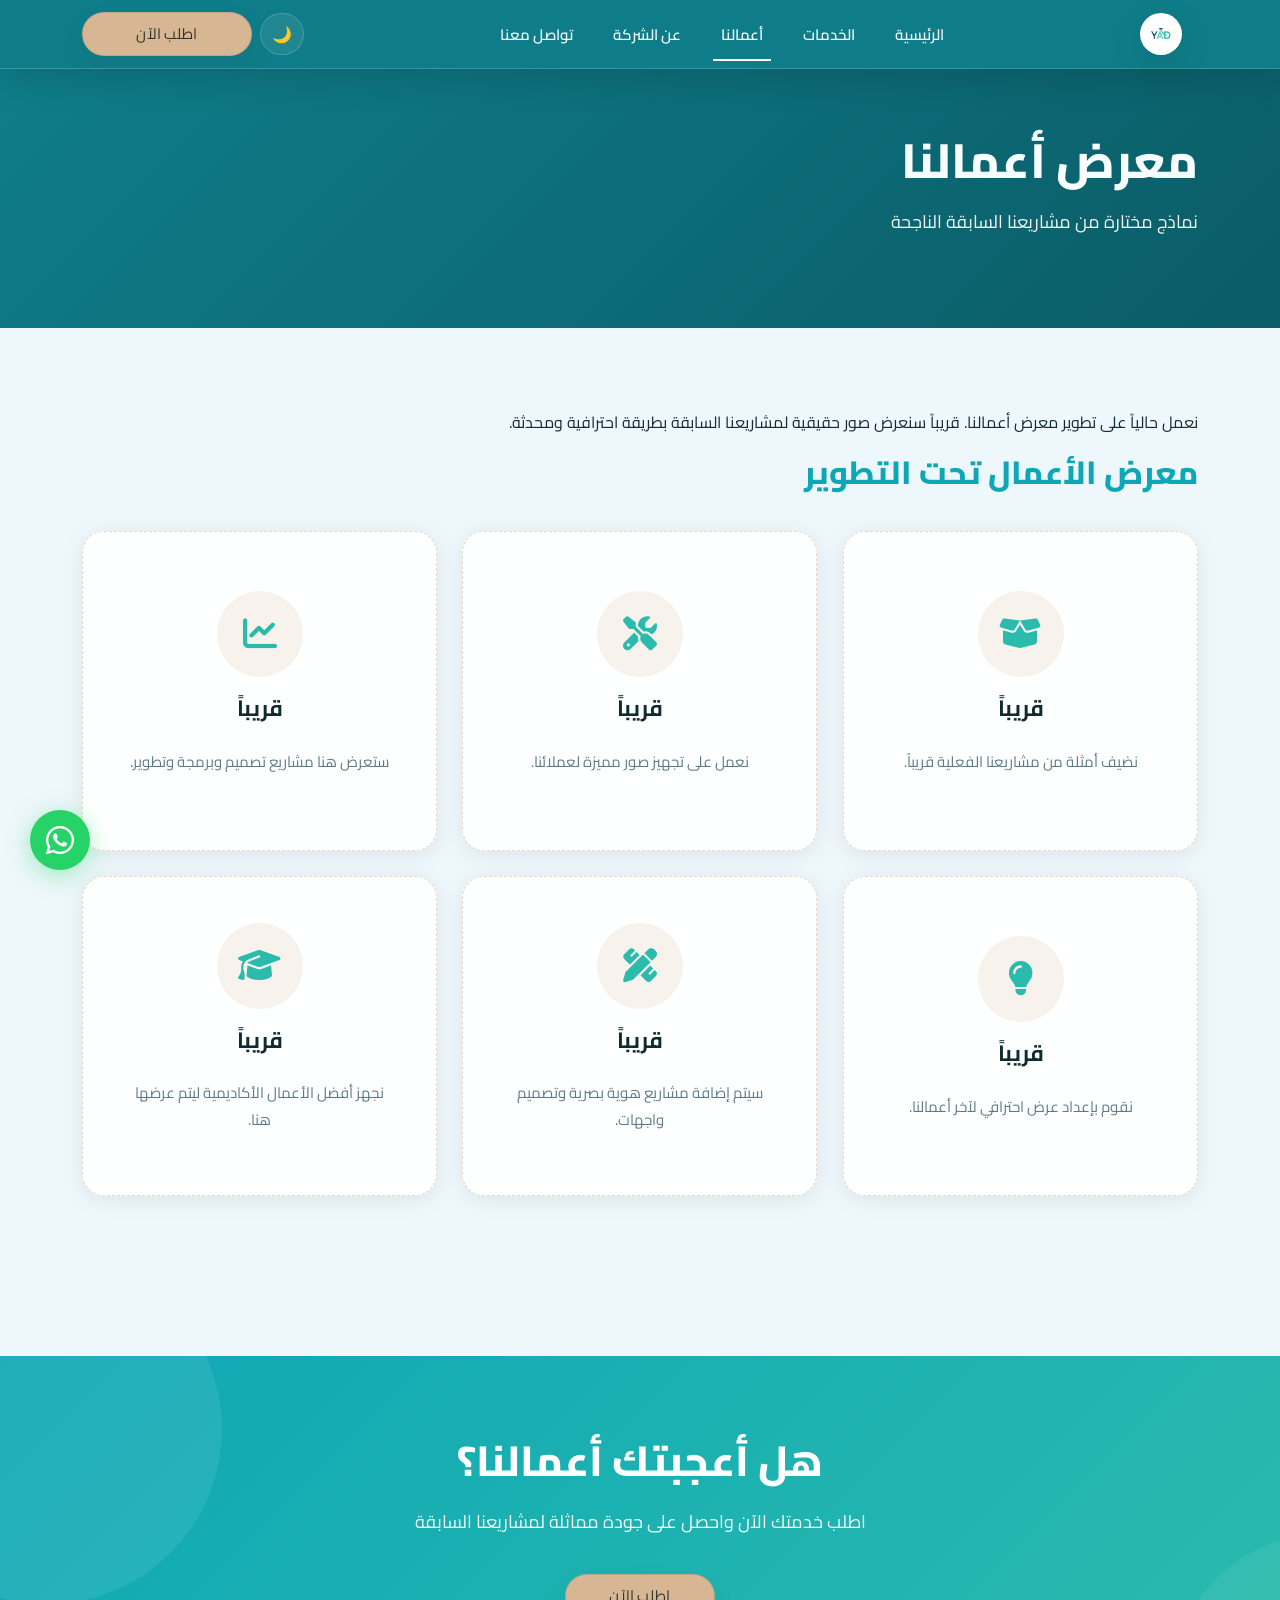
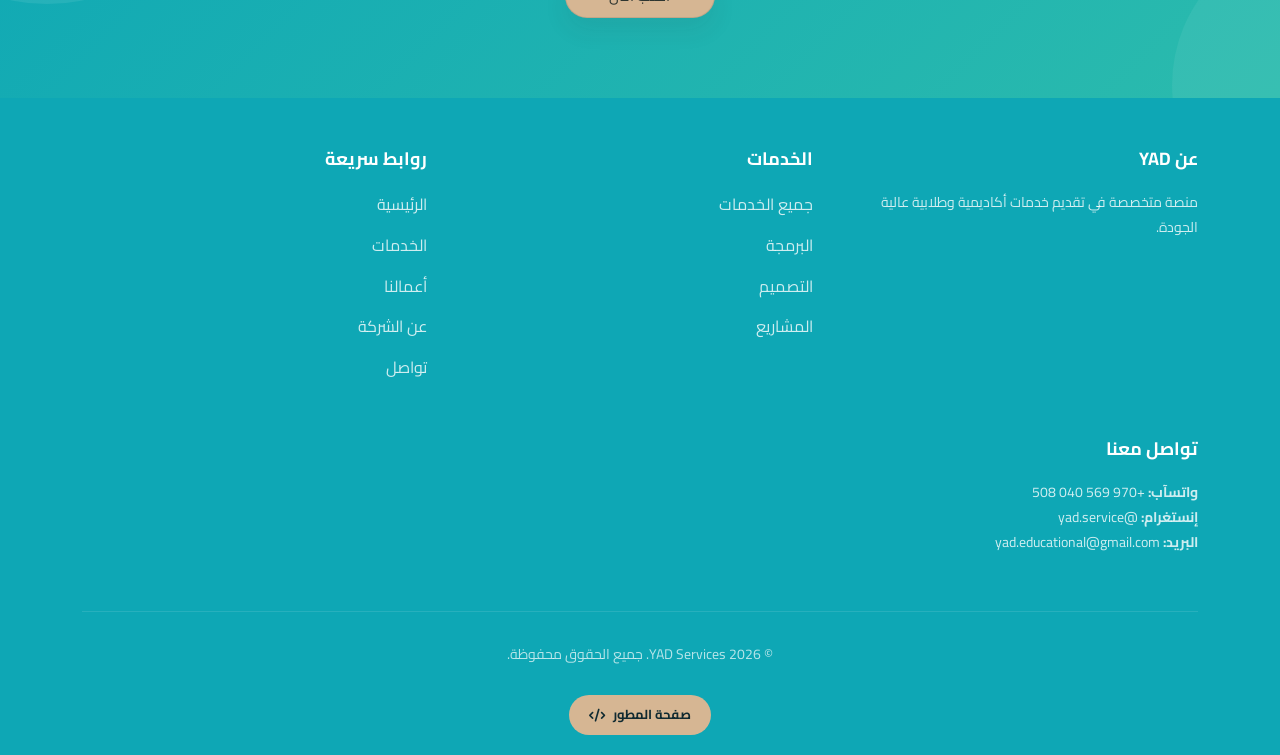
<file: portfolio.html>
<!DOCTYPE html>
<html lang="ar" dir="rtl">

</html>

<head>
    <meta charset="UTF-8">
    <script>
        document.documentElement.setAttribute('data-theme', localStorage.getItem('yadTheme') || 'light');
    </script>
    <meta name="viewport" content="width=device-width, initial-scale=1.0">
    <meta name="description" content="أعمالنا وأمثلة من المشاريع السابقة">
    <title>أعمالنا - YAD Services</title>

    <link rel="icon" href="assets/icons/favicon.ico">
    <script>
        document.documentElement.setAttribute('data-theme', localStorage.getItem('yadTheme') || 'light');
    </script>
    <link href="https://cdn.jsdelivr.net/npm/bootstrap@5.3.0/dist/css/bootstrap.min.css" rel="stylesheet">
    <link href="https://fonts.googleapis.com/css2?family=Cairo:wght@300;400;600;700;800&display=swap" rel="stylesheet">
    <link rel="stylesheet" href="https://cdnjs.cloudflare.com/ajax/libs/font-awesome/6.4.0/css/all.min.css">
    <link rel="stylesheet" href="css/style.css">
</head>

<body>
    <script>
        if (localStorage.getItem('yadTheme') == 'dark') document.body.classList.add('dark-mode');
    </script>

    <!-- NAVBAR -->
    <nav class="navbar navbar-expand-lg">
        <div class="container">

            <a class="navbar-brand" href="index.html">
                <img src="assets/images/logo.png" alt="YAD Logo">
            </a>

            <button class="navbar-toggler" type="button" data-bs-toggle="collapse" data-bs-target="#navMenu" aria-controls="navMenu" aria-expanded="false" aria-label="فتح قائمة التنقل">
                ☰
            </button>

            <div class="collapse navbar-collapse justify-content-center" id="navMenu">
                <ul class="navbar-nav gap-2 gap-lg-4">
                    <li class="nav-item"><a class="nav-link" href="index.html">الرئيسية</a></li>
                    <li class="nav-item"><a class="nav-link" href="services.html">الخدمات</a></li>
                    <li class="nav-item"><a class="nav-link" href="portfolio.html">أعمالنا</a></li>
                    <li class="nav-item"><a class="nav-link" href="about.html">عن الشركة</a></li>
                    <li class="nav-item"><a class="nav-link" href="contact.html">تواصل معنا</a></li>
                </ul>
                <div class="d-lg-none nav-mobile-actions mt-4">
                    <button class="btn btn-theme-toggle w-100" type="button" aria-label="تبديل الوضع">🌙</button>
                    <a href="https://wa.me/972569040508?text=مرحبا%20أنا%20مهتم%20بخدماتكم" class="btn btn-whatsapp w-100">اطلب الآن</a>
                </div>
            </div>

            <div class="nav-actions">
                <button class="btn btn-theme-toggle d-none d-lg-inline-flex" type="button" aria-label="تبديل الوضع">🌙</button>
                <a href="https://wa.me/972569040508?text=مرحبا%20أنا%20مهتم%20بخدماتكم" class="btn btn-whatsapp d-none d-lg-inline-flex">اطلب الآن</a>
            </div>

        </div>
    </nav>

    <!-- PAGE HERO -->
    <section class="hero page-hero">
        <div class="container">
            <h1>معرض أعمالنا</h1>
            <p class="mt-3">نماذج مختارة من مشاريعنا السابقة الناجحة</p>
        </div>
    </section>

    <!-- PORTFOLIO CONTENT -->
    <section class="portfolio-section">
        <div class="container">
            <p class="portfolio-notice">نعمل حالياً على تطوير معرض أعمالنا. قريباً سنعرض صور حقيقية لمشاريعنا السابقة بطريقة احترافية ومحدثة.</p>

            <!-- PORTFOLIO PLACEHOLDERS -->
            <div class="portfolio-category">
                <h2>معرض الأعمال تحت التطوير</h2>
                <div class="portfolio-grid">
                    <div class="portfolio-card placeholder">
                        <div class="portfolio-placeholder">
                            <i class="fas fa-box-open"></i>
                            <h3>قريباً</h3>
                            <p>نضيف أمثلة من مشاريعنا الفعلية قريباً.</p>
                        </div>
                    </div>
                    <div class="portfolio-card placeholder">
                        <div class="portfolio-placeholder">
                            <i class="fas fa-tools"></i>
                            <h3>قريباً</h3>
                            <p>نعمل على تجهيز صور مميزة لعملائنا.</p>
                        </div>
                    </div>
                    <div class="portfolio-card placeholder">
                        <div class="portfolio-placeholder">
                            <i class="fas fa-chart-line"></i>
                            <h3>قريباً</h3>
                            <p>ستعرض هنا مشاريع تصميم وبرمجة وتطوير.</p>
                        </div>
                    </div>
                    <div class="portfolio-card placeholder">
                        <div class="portfolio-placeholder">
                            <i class="fas fa-lightbulb"></i>
                            <h3>قريباً</h3>
                            <p>نقوم بإعداد عرض احترافي لآخر أعمالنا.</p>
                        </div>
                    </div>
                    <div class="portfolio-card placeholder">
                        <div class="portfolio-placeholder">
                            <i class="fas fa-pencil-ruler"></i>
                            <h3>قريباً</h3>
                            <p>سيتم إضافة مشاريع هوية بصرية وتصميم واجهات.</p>
                        </div>
                    </div>
                    <div class="portfolio-card placeholder">
                        <div class="portfolio-placeholder">
                            <i class="fas fa-graduation-cap"></i>
                            <h3>قريباً</h3>
                            <p>نجهز أفضل الأعمال الأكاديمية ليتم عرضها هنا.</p>
                        </div>
                    </div>
                </div>
            </div>

        </div>
    </section>

    <!-- CTA SECTION -->
    <section class="cta-section">
        <div class="container">
            <div class="cta-content">

                <h2>هل أعجبتك أعمالنا؟</h2>

                <p>
                    اطلب خدمتك الآن واحصل على جودة مماثلة لمشاريعنا السابقة
                </p>

                <a href="https://wa.me/972569040508?text=أنا%20مهتم%20بخدماتكم" class="btn btn-whatsapp">
                    اطلب الآن
                </a>

            </div>
        </div>
    </section>

    <!-- FOOTER -->
    <footer>
        <div class="container">

            <div class="footer-top">

                <div class="footer-col">
                    <h4>عن YAD</h4>
                    <p>
                        منصة متخصصة في تقديم خدمات أكاديمية وطلابية عالية الجودة.
                    </p>
                </div>

                <div class="footer-col">
                    <h4>الخدمات</h4>
                    <ul>
                        <li><a href="services.html">جميع الخدمات</a></li>
                        <li><a href="services.html">البرمجة</a></li>
                        <li><a href="services.html">التصميم</a></li>
                        <li><a href="services.html">المشاريع</a></li>
                    </ul>
                </div>

                <div class="footer-col">
                    <h4>روابط سريعة</h4>
                    <ul>
                        <li><a href="index.html">الرئيسية</a></li>
                        <li><a href="services.html">الخدمات</a></li>
                        <li><a href="portfolio.html">أعمالنا</a></li>
                        <li><a href="about.html">عن الشركة</a></li>
                        <li><a href="contact.html">تواصل</a></li>
                    </ul>
                </div>

                <div class="footer-col">
                    <h4>تواصل معنا</h4>
                    <p>
                        <strong>واتسآب:</strong> <a href="https://wa.me/972569040508">+970 569 040 508</a><br>
                        <strong>إنستغرام:</strong> <a href="https://www.instagram.com/yad.service?igsh=bHN2eTdzdmlxYmIx">@yad.service</a><br>
                        <strong>البريد:</strong> <a href="mailto:yad.educational@gmail.com">yad.educational@gmail.com</a>
                    </p>
                </div>

            </div>

            <div class="footer-bottom">
                <p>&copy; 2026 YAD Services. جميع الحقوق محفوظة.</p>
                <a href="https://yousif-ayman-dev.github.io/my-portfolio-new/" target="_blank" class="developer-footer-btn">صفحة المطور <i class="fas fa-code"></i></a>
            </div>

        </div>
    </footer>

    <!-- FLOATING WHATSAPP BUTTON -->
    <!-- FLOATING WHATSAPP BUTTON -->
    <a href="https://wa.me/972569040508?text=مرحبا%20YAD" class="whatsapp-btn" title="تحدث معنا على واتسآب">
        <i class="fab fa-whatsapp"></i>
    </a>

    <script src="https://cdn.jsdelivr.net/npm/bootstrap@5.3.0/dist/js/bootstrap.bundle.min.js"></script>
    <script src="js/main.js"></script>

</body>

</html>
</file>
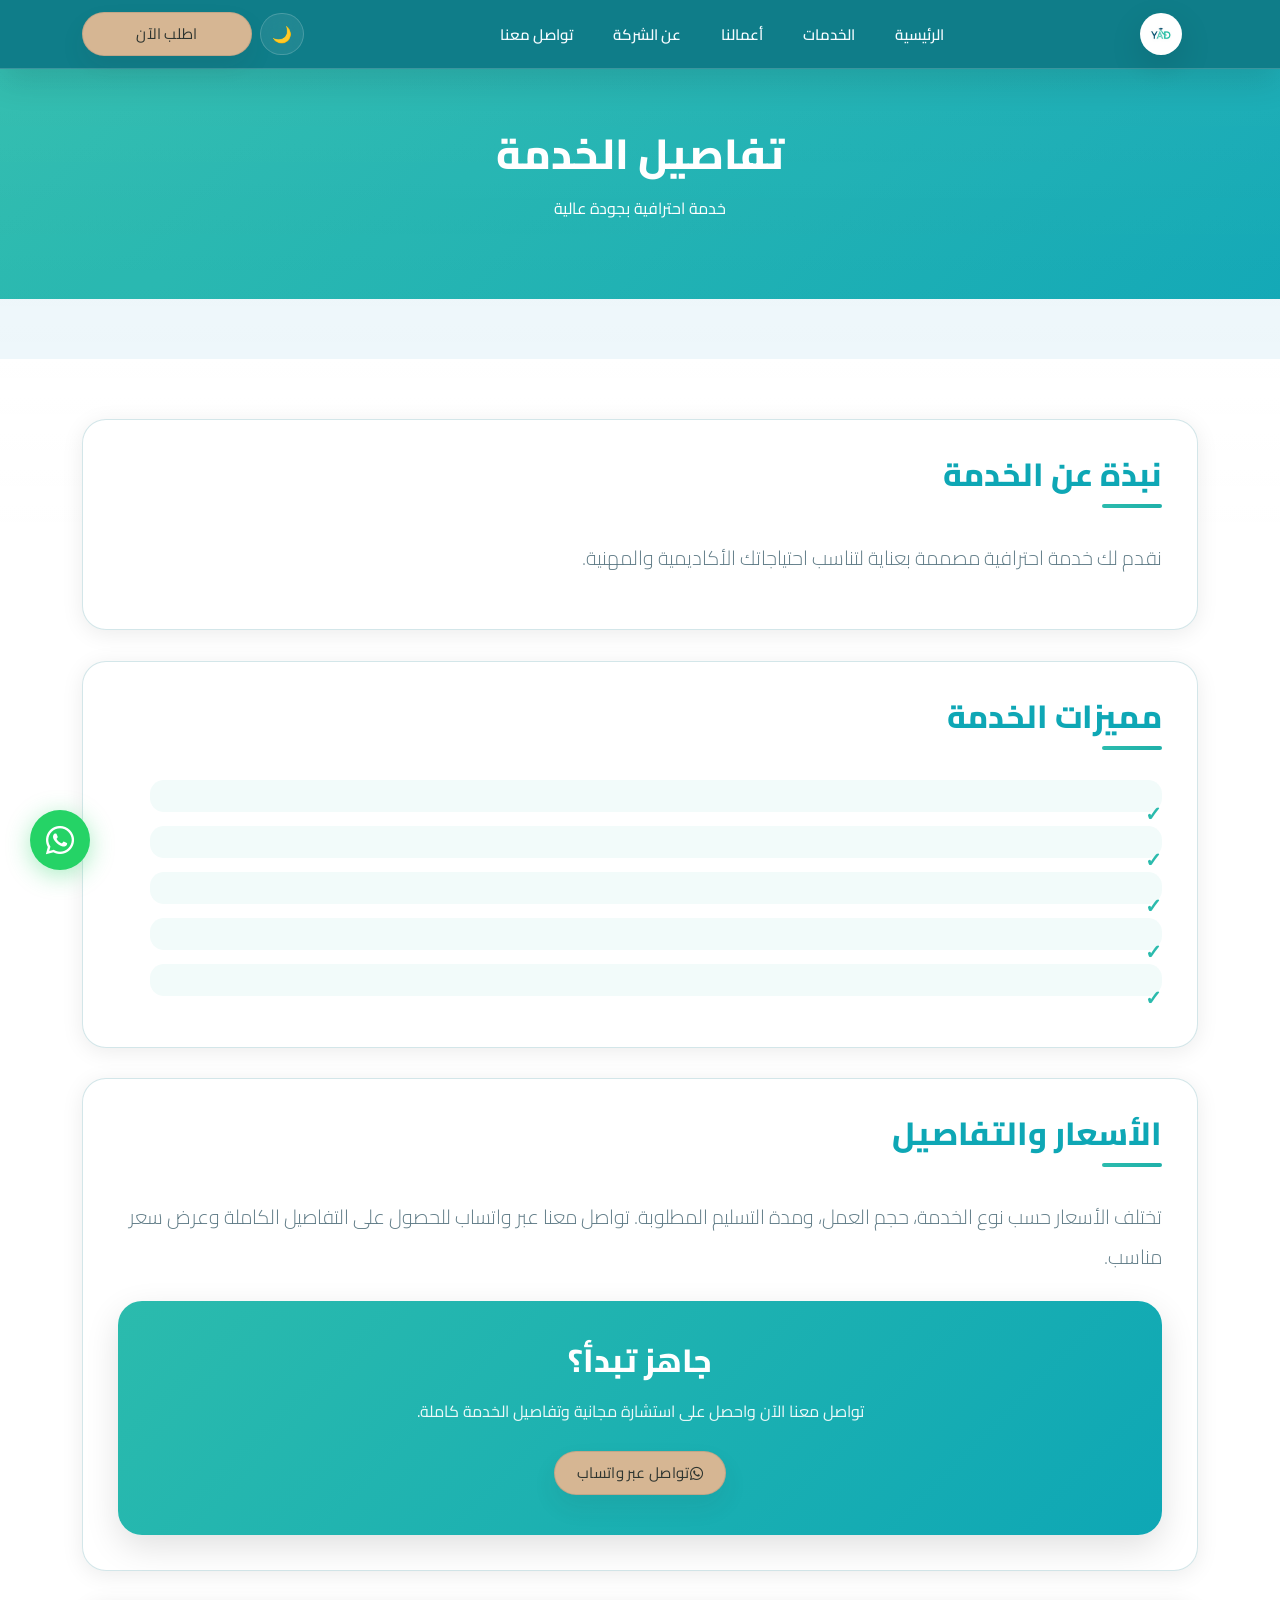
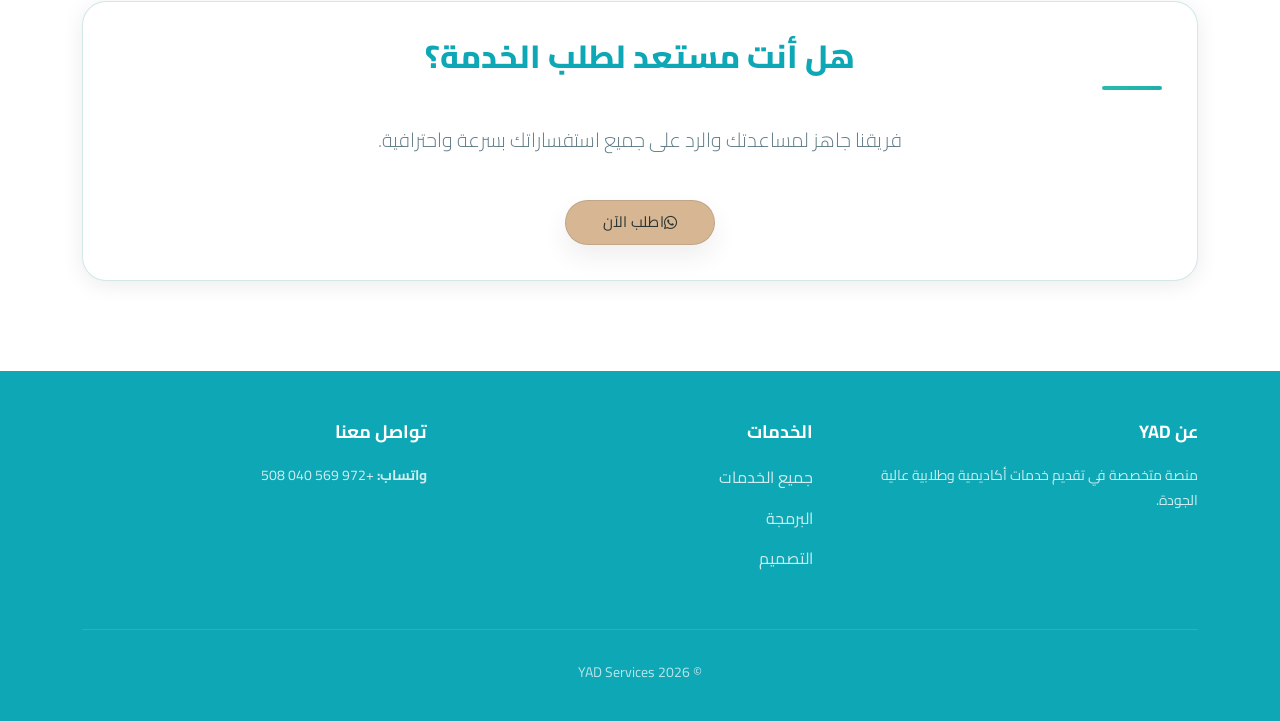
<file: service-details.html>
<!DOCTYPE html>
<html lang="ar" dir="rtl">

<head>
    <meta charset="UTF-8">

    <script>
        document.documentElement.setAttribute('data-theme', localStorage.getItem('yadTheme') || 'light');
    </script>

    <meta name="viewport" content="width=device-width, initial-scale=1.0">

    <meta name="description" content="تفاصيل خدمات YAD">

    <title>تفاصيل الخدمة - YAD Services</title>

    <link rel="icon" href="assets/icons/favicon.ico">

    <link href="https://cdn.jsdelivr.net/npm/bootstrap@5.3.0/dist/css/bootstrap.min.css" rel="stylesheet">

    <link href="https://fonts.googleapis.com/css2?family=Cairo:wght@300;400;600;700;800&display=swap" rel="stylesheet">

    <link rel="stylesheet" href="https://cdnjs.cloudflare.com/ajax/libs/font-awesome/6.4.0/css/all.min.css">

    <link rel="stylesheet" href="css/style.css">

</head>

<body>

    <script>
        if (localStorage.getItem('yadTheme') === 'dark') {
            document.body.classList.add('dark-mode');
        }
    </script>

    <!-- NAVBAR -->

    <nav class="navbar navbar-expand-lg">

        <div class="container">

            <a class="navbar-brand" href="index.html">
                <img src="assets/images/logo.png" alt="YAD Logo">
            </a>

            <button class="navbar-toggler" type="button" data-bs-toggle="collapse" data-bs-target="#navMenu">
                ☰
            </button>

            <div class="collapse navbar-collapse justify-content-center" id="navMenu">

                <ul class="navbar-nav gap-2 gap-lg-4">

                    <li class="nav-item">
                        <a class="nav-link" href="index.html">الرئيسية</a>
                    </li>

                    <li class="nav-item">
                        <a class="nav-link" href="services.html">الخدمات</a>
                    </li>

                    <li class="nav-item">
                        <a class="nav-link" href="portfolio.html">أعمالنا</a>
                    </li>

                    <li class="nav-item">
                        <a class="nav-link" href="about.html">عن الشركة</a>
                    </li>

                    <li class="nav-item">
                        <a class="nav-link" href="contact.html">تواصل معنا</a>
                    </li>

                </ul>

                <div class="d-lg-none nav-mobile-actions mt-4">

                    <button class="btn btn-theme-toggle w-100" type="button">
                        🌙
                    </button>

                    <a href="https://wa.me/972569040508?text=مرحبا%20أنا%20مهتم%20بخدماتكم" class="btn btn-whatsapp w-100">
                        اطلب الآن
                    </a>

                </div>

            </div>

            <div class="nav-actions">

                <button class="btn btn-theme-toggle d-none d-lg-inline-flex" type="button">
                    🌙
                </button>

                <a href="https://wa.me/972569040508?text=مرحبا%20أنا%20مهتم%20بخدماتكم" class="btn btn-whatsapp d-none d-lg-inline-flex">
                    اطلب الآن
                </a>

            </div>

        </div>

    </nav>

    <!-- HERO -->

    <section class="service-details-hero">

        <div class="container text-center">

            <h1 id="serviceTitle">
                تفاصيل الخدمة
            </h1>

            <p id="serviceSubtitle">
                خدمة احترافية بجودة عالية
            </p>

        </div>

    </section>

    <!-- CONTENT -->

    <section class="service-details-content">

        <div class="container">

            <!-- DESCRIPTION -->

            <div class="details-section">

                <h2>
                    نبذة عن الخدمة
                </h2>

                <p id="serviceDescription" class="lead">
                    نقدم لك خدمة احترافية مصممة بعناية لتناسب احتياجاتك الأكاديمية والمهنية.
                </p>

            </div>

            <!-- FEATURES -->

            <div class="details-section">

                <h2>
                    مميزات الخدمة
                </h2>

                <ul class="feature-list">

                    <li id="feature1"></li>

                    <li id="feature2"></li>

                    <li id="feature3"></li>

                    <li id="feature4"></li>

                    <li id="feature5"></li>

                </ul>

            </div>

            <!-- PRICING -->

            <div class="details-section">

                <h2>
                    الأسعار والتفاصيل
                </h2>

                <p class="lead">
                    تختلف الأسعار حسب نوع الخدمة، حجم العمل، ومدة التسليم المطلوبة. تواصل معنا عبر واتساب للحصول على التفاصيل الكاملة وعرض سعر مناسب.
                </p>

                <div class="service-whatsapp-box mt-4">

                    <h3>
                        جاهز تبدأ؟
                    </h3>

                    <p>
                        تواصل معنا الآن واحصل على استشارة مجانية وتفاصيل الخدمة كاملة.
                    </p>

                    <a href="https://wa.me/972569040508?text=مرحبا%20أريد%20الاستفسار%20عن%20هذه%20الخدمة" class="btn btn-whatsapp">

                        <i class="fab fa-whatsapp"></i> تواصل عبر واتساب

                    </a>

                </div>

            </div>

            <!-- CTA -->

            <div class="details-section text-center">

                <h2>
                    هل أنت مستعد لطلب الخدمة؟
                </h2>

                <p class="lead mt-3">
                    فريقنا جاهز لمساعدتك والرد على جميع استفساراتك بسرعة واحترافية.
                </p>

                <a href="https://wa.me/972569040508?text=مرحبا%20أنا%20مهتم%20بهذه%20الخدمة" class="btn btn-whatsapp btn-lg mt-4">

                    <i class="fab fa-whatsapp"></i> اطلب الآن

                </a>

            </div>

        </div>

    </section>

    <!-- FOOTER -->

    <footer>

        <div class="container">

            <div class="footer-top">

                <div class="footer-col">

                    <h4>
                        عن YAD
                    </h4>

                    <p>
                        منصة متخصصة في تقديم خدمات أكاديمية وطلابية عالية الجودة.
                    </p>

                </div>

                <div class="footer-col">

                    <h4>
                        الخدمات
                    </h4>

                    <ul>

                        <li>
                            <a href="services.html">جميع الخدمات</a>
                        </li>

                        <li>
                            <a href="services.html">البرمجة</a>
                        </li>

                        <li>
                            <a href="services.html">التصميم</a>
                        </li>

                    </ul>

                </div>

                <div class="footer-col">

                    <h4>
                        تواصل معنا
                    </h4>

                    <p>

                        <strong>
                            واتساب:
                        </strong>

                        <a href="https://wa.me/972569040508">
                            +972 569 040 508
                        </a>

                    </p>

                </div>

            </div>

            <div class="footer-bottom">

                <p>
                    &copy; 2026 YAD Services
                </p>

            </div>

        </div>

    </footer>

    <!-- WHATSAPP BUTTON -->

    <a href="https://wa.me/972569040508?text=مرحبا%20YAD" class="whatsapp-btn" title="تحدث معنا على واتساب">

        <i class="fab fa-whatsapp"></i>

    </a>

    <script src="https://cdn.jsdelivr.net/npm/bootstrap@5.3.0/dist/js/bootstrap.bundle.min.js"></script>

    <script src="js/main.js"></script>

</body>

</html>
</file>
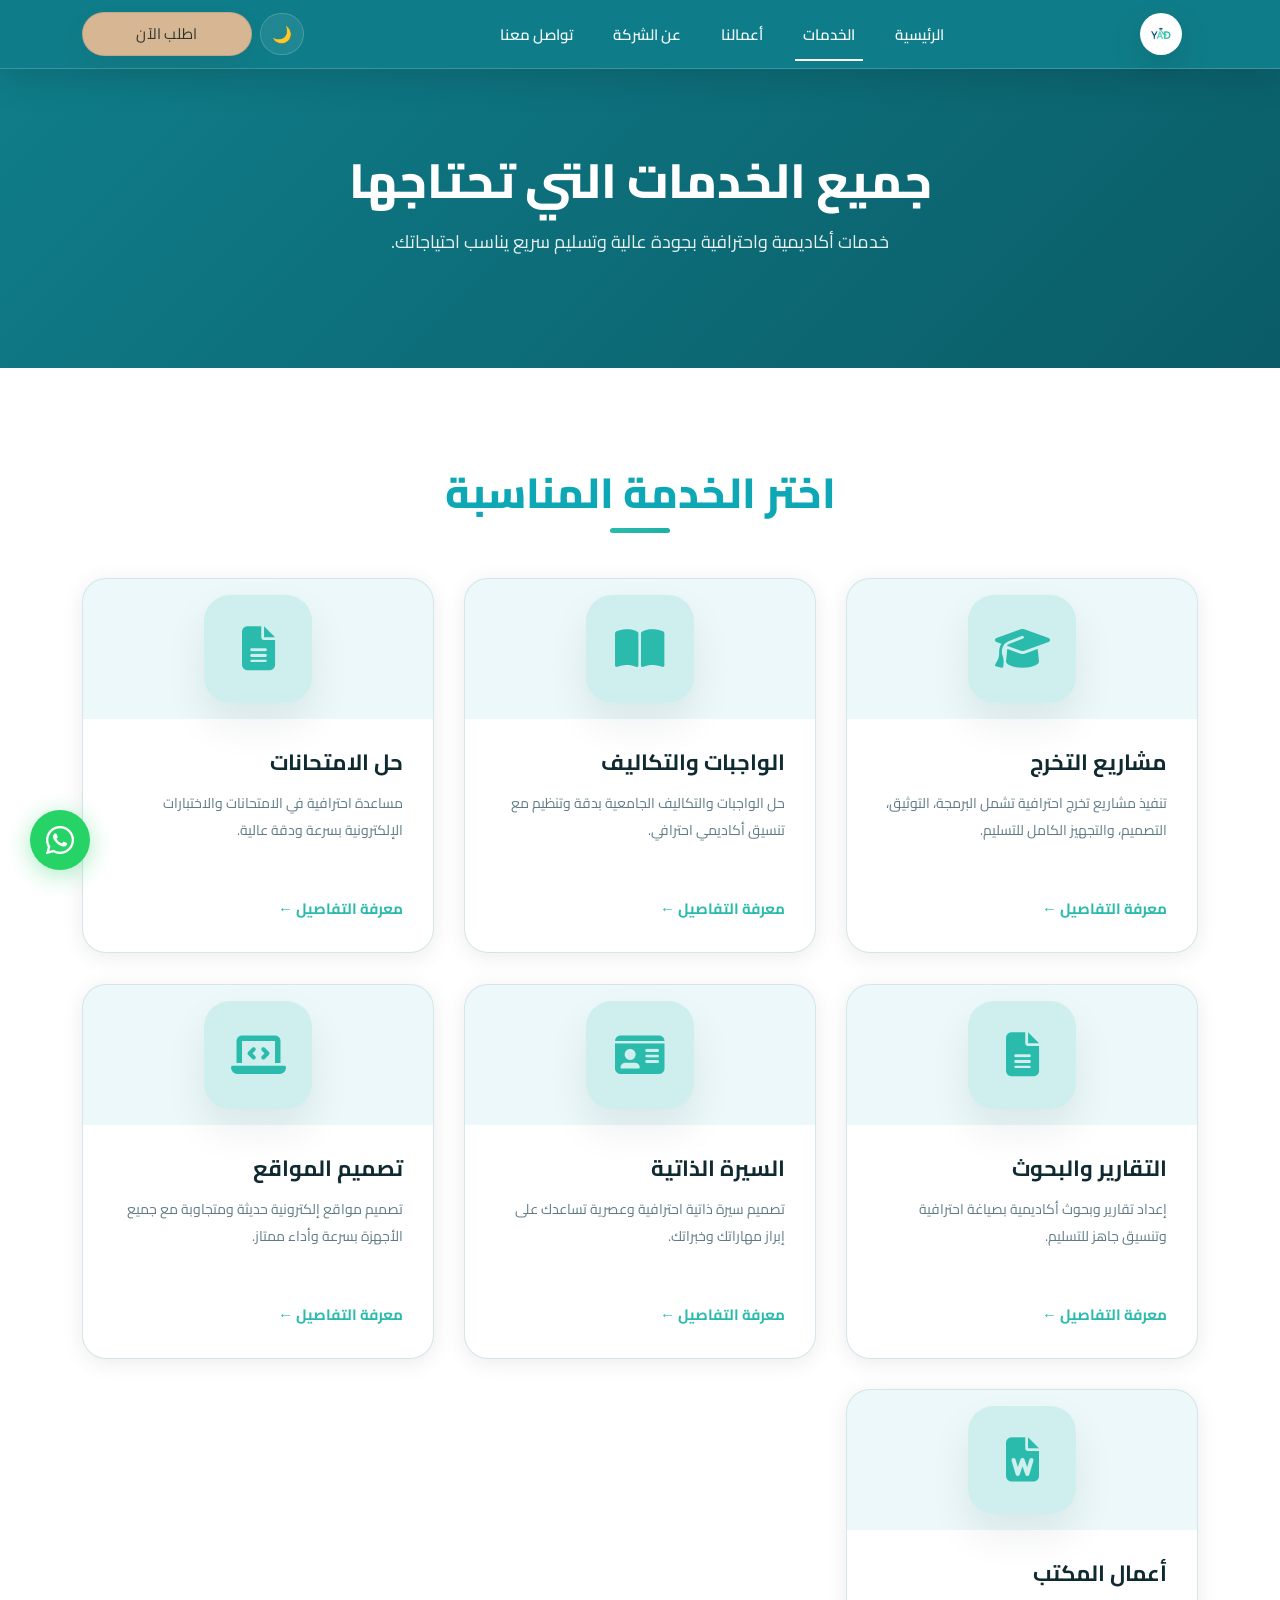
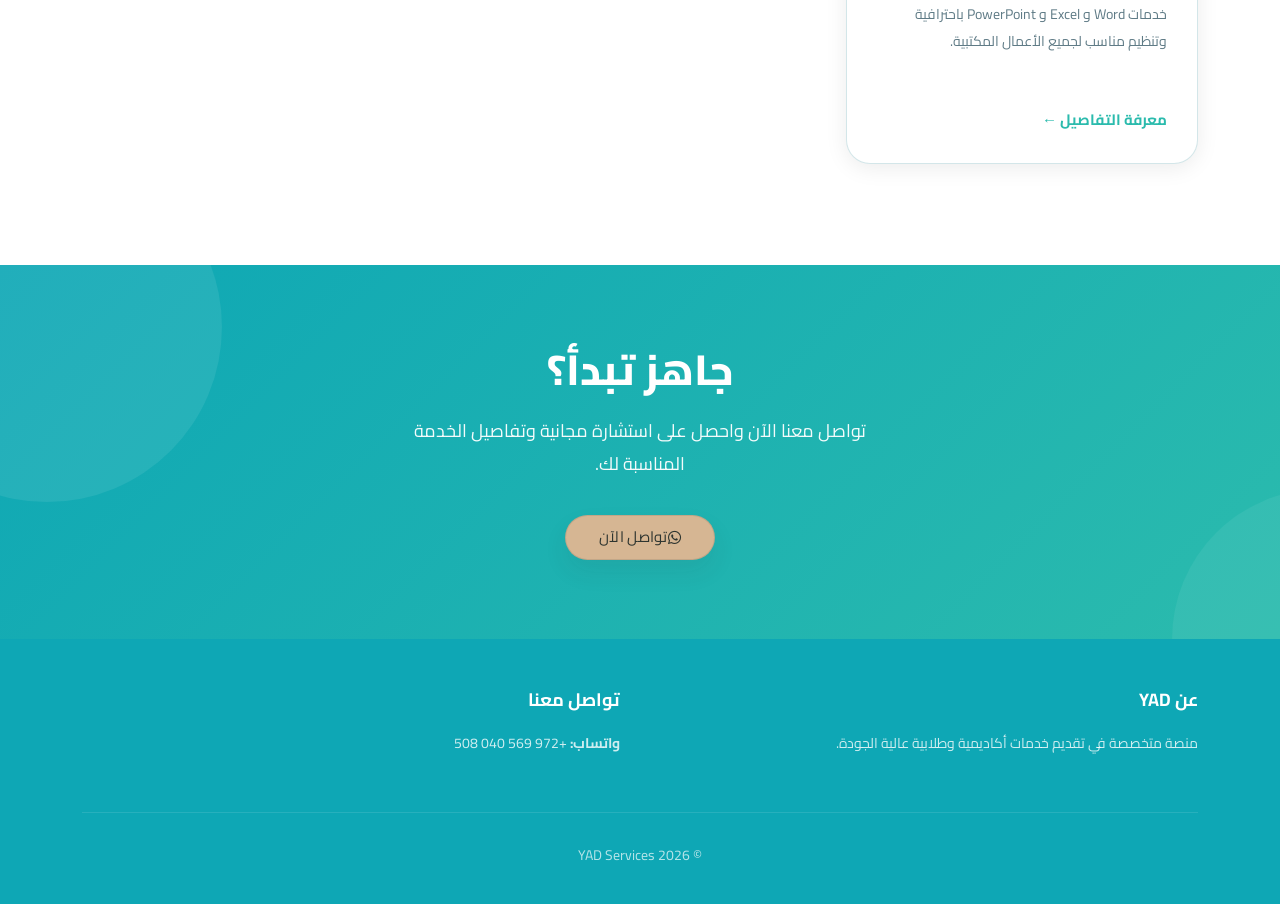
<file: services.html>
<!DOCTYPE html>
<html lang="ar" dir="rtl">

<head>

    <meta charset="UTF-8">

    <script>
        document.documentElement.setAttribute('data-theme', localStorage.getItem('yadTheme') || 'light');
    </script>

    <meta name="viewport" content="width=device-width, initial-scale=1.0">

    <meta name="description" content="خدمات YAD - الخدمات الأكاديمية والطلابية المتكاملة">

    <title>الخدمات - YAD Services</title>

    <link rel="icon" href="assets/icons/favicon.ico">

    <link href="https://cdn.jsdelivr.net/npm/bootstrap@5.3.0/dist/css/bootstrap.min.css" rel="stylesheet">

    <link href="https://fonts.googleapis.com/css2?family=Cairo:wght@300;400;600;700;800&display=swap" rel="stylesheet">

    <link rel="stylesheet" href="https://cdnjs.cloudflare.com/ajax/libs/font-awesome/6.4.0/css/all.min.css">

    <link rel="stylesheet" href="css/style.css">

</head>

<body>

    <script>
        if (localStorage.getItem('yadTheme') == 'dark') {
            document.body.classList.add('dark-mode');
        }
    </script>

    <!-- NAVBAR -->

    <nav class="navbar navbar-expand-lg">

        <div class="container">

            <a class="navbar-brand" href="index.html">
                <img src="assets/images/logo.png" alt="YAD Logo">
            </a>

            <button class="navbar-toggler" type="button" data-bs-toggle="collapse" data-bs-target="#navMenu">
                ☰
            </button>

            <div class="collapse navbar-collapse justify-content-center" id="navMenu">

                <ul class="navbar-nav gap-2 gap-lg-4">

                    <li class="nav-item">
                        <a class="nav-link" href="index.html">الرئيسية</a>
                    </li>

                    <li class="nav-item">
                        <a class="nav-link" href="services.html">الخدمات</a>
                    </li>

                    <li class="nav-item">
                        <a class="nav-link" href="portfolio.html">أعمالنا</a>
                    </li>

                    <li class="nav-item">
                        <a class="nav-link" href="about.html">عن الشركة</a>
                    </li>

                    <li class="nav-item">
                        <a class="nav-link" href="contact.html">تواصل معنا</a>
                    </li>

                </ul>

                <div class="d-lg-none nav-mobile-actions mt-4">

                    <button class="btn btn-theme-toggle w-100" type="button">
                        🌙
                    </button>

                    <a href="https://wa.me/972569040508?text=مرحبا%20أنا%20مهتم%20بخدمات%20YAD" class="btn btn-whatsapp w-100">

                        اطلب الآن

                    </a>

                </div>

            </div>

            <div class="nav-actions">

                <button class="btn btn-theme-toggle d-none d-lg-inline-flex" type="button">
                    🌙
                </button>

                <a href="https://wa.me/972569040508?text=مرحبا%20أنا%20مهتم%20بخدمات%20YAD" class="btn btn-whatsapp d-none d-lg-inline-flex">

                    اطلب الآن

                </a>

            </div>

        </div>

    </nav>

    <!-- HERO -->

    <section class="hero services-hero">

        <div class="container text-center">

            <h1>
                جميع الخدمات التي تحتاجها
            </h1>

            <p class="mt-3">
                خدمات أكاديمية واحترافية بجودة عالية وتسليم سريع يناسب احتياجاتك.
            </p>

        </div>

    </section>

    <!-- SERVICES -->

    <section class="services-section">

        <div class="container">

            <h2 class="section-title">
                اختر الخدمة المناسبة
            </h2>

            <div class="services-grid">

                <!-- graduation -->

                <div class="service-detail-card">

                    <div class="service-detail-card-header">
                        <i class="fas fa-graduation-cap"></i>
                    </div>

                    <div class="service-detail-card-body">

                        <h3>
                            مشاريع التخرج
                        </h3>

                        <p>
                            تنفيذ مشاريع تخرج احترافية تشمل البرمجة، التوثيق، التصميم، والتجهيز الكامل للتسليم.
                        </p>

                    </div>

                    <div class="service-detail-card-footer">

                        <a href="service-details.html?service=graduation">
                            معرفة التفاصيل ←
                        </a>

                    </div>

                </div>

                <!-- assignments -->

                <div class="service-detail-card">

                    <div class="service-detail-card-header">
                        <i class="fas fa-book-open"></i>
                    </div>

                    <div class="service-detail-card-body">

                        <h3>
                            الواجبات والتكاليف
                        </h3>

                        <p>
                            حل الواجبات والتكاليف الجامعية بدقة وتنظيم مع تنسيق أكاديمي احترافي.
                        </p>

                    </div>

                    <div class="service-detail-card-footer">

                        <a href="service-details.html?service=assignments">
                            معرفة التفاصيل ←
                        </a>

                    </div>

                </div>

                <!-- exams -->

                <div class="service-detail-card">

                    <div class="service-detail-card-header">
                        <i class="fas fa-file-alt"></i>
                    </div>

                    <div class="service-detail-card-body">

                        <h3>
                            حل الامتحانات
                        </h3>

                        <p>
                            مساعدة احترافية في الامتحانات والاختبارات الإلكترونية بسرعة ودقة عالية.
                        </p>

                    </div>

                    <div class="service-detail-card-footer">

                        <a href="service-details.html?service=exams">
                            معرفة التفاصيل ←
                        </a>

                    </div>

                </div>

                <!-- reports -->

                <div class="service-detail-card">

                    <div class="service-detail-card-header">
                        <i class="fas fa-file-lines"></i>
                    </div>

                    <div class="service-detail-card-body">

                        <h3>
                            التقارير والبحوث
                        </h3>

                        <p>
                            إعداد تقارير وبحوث أكاديمية بصياغة احترافية وتنسيق جاهز للتسليم.
                        </p>

                    </div>

                    <div class="service-detail-card-footer">

                        <a href="service-details.html?service=reports">
                            معرفة التفاصيل ←
                        </a>

                    </div>

                </div>

                <!-- cv -->

                <div class="service-detail-card">

                    <div class="service-detail-card-header">
                        <i class="fas fa-id-card"></i>
                    </div>

                    <div class="service-detail-card-body">

                        <h3>
                            السيرة الذاتية
                        </h3>

                        <p>
                            تصميم سيرة ذاتية احترافية وعصرية تساعدك على إبراز مهاراتك وخبراتك.
                        </p>

                    </div>

                    <div class="service-detail-card-footer">

                        <a href="service-details.html?service=cv">
                            معرفة التفاصيل ←
                        </a>

                    </div>

                </div>

                <!-- websites -->

                <div class="service-detail-card">

                    <div class="service-detail-card-header">
                        <i class="fas fa-laptop-code"></i>
                    </div>

                    <div class="service-detail-card-body">

                        <h3>
                            تصميم المواقع
                        </h3>

                        <p>
                            تصميم مواقع إلكترونية حديثة ومتجاوبة مع جميع الأجهزة بسرعة وأداء ممتاز.
                        </p>

                    </div>

                    <div class="service-detail-card-footer">

                        <a href="service-details.html?service=websites">
                            معرفة التفاصيل ←
                        </a>

                    </div>

                </div>

                <!-- office -->

                <div class="service-detail-card">

                    <div class="service-detail-card-header">
                        <i class="fas fa-file-word"></i>
                    </div>

                    <div class="service-detail-card-body">

                        <h3>
                            أعمال المكتب
                        </h3>

                        <p>
                            خدمات Word و Excel و PowerPoint باحترافية وتنظيم مناسب لجميع الأعمال المكتبية.
                        </p>

                    </div>

                    <div class="service-detail-card-footer">

                        <a href="service-details.html?service=office">
                            معرفة التفاصيل ←
                        </a>

                    </div>

                </div>

            </div>

        </div>

    </section>

    <!-- CTA -->

    <section class="cta-section">

        <div class="container">

            <div class="cta-content">

                <h2>
                    جاهز تبدأ؟
                </h2>

                <p>
                    تواصل معنا الآن واحصل على استشارة مجانية وتفاصيل الخدمة المناسبة لك.
                </p>

                <a href="https://wa.me/972569040508?text=مرحبا%20أريد%20الاستفسار%20عن%20الخدمات" class="btn btn-whatsapp">

                    <i class="fab fa-whatsapp"></i> تواصل الآن

                </a>

            </div>

        </div>

    </section>

    <!-- FOOTER -->

    <footer>

        <div class="container">

            <div class="footer-top">

                <div class="footer-col">

                    <h4>
                        عن YAD
                    </h4>

                    <p>
                        منصة متخصصة في تقديم خدمات أكاديمية وطلابية عالية الجودة.
                    </p>

                </div>

                <div class="footer-col">

                    <h4>
                        تواصل معنا
                    </h4>

                    <p>

                        <strong>
                            واتساب:
                        </strong>

                        <a href="https://wa.me/972569040508">
                            +972 569 040 508
                        </a>

                    </p>

                </div>

            </div>

            <div class="footer-bottom">

                <p>
                    &copy; 2026 YAD Services
                </p>

            </div>

        </div>

    </footer>

    <!-- WHATSAPP BUTTON -->

    <a href="https://wa.me/972569040508?text=مرحبا%20YAD" class="whatsapp-btn" title="تحدث معنا على واتساب">

        <i class="fab fa-whatsapp"></i>

    </a>

    <script src="https://cdn.jsdelivr.net/npm/bootstrap@5.3.0/dist/js/bootstrap.bundle.min.js"></script>

    <script src="js/main.js"></script>

</body>

</html>
</file>
<file: css/style.css>
/* ================================
   GENERAL STYLES & VARIABLES
   ================================ */

* {
    margin: 0;
    padding: 0;
    box-sizing: border-box;
}

:root {
    --primary-color: #2bbbad;
    --secondary-color: #0ea7b5;
    --accent-color: #1eb0a9;
    --navbar-bg: #0f7d89;
    --nav-text: #f5fbff;
    --nav-border: rgba(255, 255, 255, 0.18);
    --light-bg: #eef7fb;
    --surface: #ffffff;
    --surface-alt: #f1fbfc;
    --surface-muted: #e8f2f5;
    --text-dark: #102a31;
    --text-muted: #5f7b86;
    --border: rgba(15, 119, 133, 0.18);
    --hero-bg: linear-gradient(135deg, #0f7d89 0%, #0a5c67 100%);
    --hero-text: #f7fcfe;
    --button-hover-bg: rgba(255, 255, 255, 0.95);
    --button-hover-color: #102a31;
    --whatsapp-bg: #d6b693;
    --whatsapp-text: #2e3530;
    --whatsapp-hover: #d6b693;
    --overlay: linear-gradient(180deg, rgba(255, 255, 255, 0.06), transparent 60%);
    --shadow-sm: 0 4px 22px rgba(0, 0, 0, 0.08);
    --shadow-md: 0 12px 34px rgba(0, 0, 0, 0.12);
    --shadow-lg: 0 24px 60px rgba(0, 0, 0, 0.16);
    --shadow-beige: 0 18px 40px rgba(214, 182, 147, 0.24);
    --shadow-beige-soft: 0 12px 28px rgba(214, 182, 147, 0.18);
    --hover-beige: rgba(214, 182, 147, 0.18);
    --hover-beige-strong: rgba(214, 182, 147, 0.26);
    --transition: all 0.3s cubic-bezier(0.25, 0.46, 0.45, 0.94);
}

body.dark-mode {
    --navbar-bg: #05232d;
    --nav-text: #d7f3fb;
    --nav-border: rgba(255, 255, 255, 0.10);
    --light-bg: #07121b;
    --surface: #0b1f2b;
    --surface-alt: #0f2834;
    --surface-muted: #07161f;
    --text-dark: #e6f7ff;
    --text-muted: #93b8c7;
    --border: rgba(81, 153, 170, 0.24);
    --hero-bg: linear-gradient(135deg, #05232d 0%, #0c3243 100%);
    --hero-text: #e7f9ff;
    --button-hover-bg: rgba(255, 255, 255, 0.08);
    --button-hover-color: #e7f9ff;
    --overlay: linear-gradient(180deg, rgba(255, 255, 255, 0.03), transparent 60%);
    --shadow-sm: 0 4px 22px rgba(0, 0, 0, 0.28);
    --shadow-md: 0 10px 30px rgba(0, 0, 0, 0.38);
    --shadow-lg: 0 20px 50px rgba(0, 0, 0, 0.45);
    --shadow-beige: 0 18px 40px rgba(214, 182, 147, 0.24);
    --shadow-beige-soft: 0 12px 28px rgba(214, 182, 147, 0.18);
    --hover-beige: rgba(214, 182, 147, 0.16);
    --hover-beige-strong: rgba(214, 182, 147, 0.24);
}

body.dark-mode .developer-card {
    background: #1a3a47;
    border-color: rgba(214, 182, 147, 0.25);
}

body.dark-mode .developer-card-text h4 {
    color: #d6b693;
}

body.dark-mode .developer-card-text p {
    color: #93b8c7;
}

body.dark-mode .developer-section {
    background: #0b1f2b;
}

body.dark-mode .developer-info-item {
    background: #1a3a47 !important;
    border-color: rgba(214, 182, 147, 0.25);
}

body.dark-mode .developer-info-item h4 {
    color: #d6b693 !important;
}

body.dark-mode .developer-info-item p {
    color: #93b8c7 !important;
}

body.dark-mode .feedback-card {
    background: #0f2834;
    border-color: rgba(81, 153, 170, 0.24);
}

body.dark-mode .feedback-card h2 {
    color: #e6f7ff;
}

body.dark-mode .service-card {
    background: #0f2834;
    border-color: rgba(81, 153, 170, 0.24);
}

body.dark-mode .service-card h3 {
    color: #e6f7ff;
}

body.dark-mode .faq-item {
    background: #0f2834;
}

body.dark-mode .faq-item .accordion-button {
    color: #e6f7ff;
    background: #0f2834;
}

body.dark-mode .contact-info-item {
    background: #0f2834;
}

body.dark-mode .contact-method {
    background: #0f2834;
}

body.dark-mode .contact-method h3 {
    color: #e6f7ff;
}

body.dark-mode .about-text h2,
body.dark-mode .why-us-card h3,
body.dark-mode .portfolio-category h2,
body.dark-mode .section-title {
    color: #2bbbad;
}

body.dark-mode .why-us {
    background: #07121b;
}

body.dark-mode .portfolio-card.placeholder {
    background: #0f2834;
    border-color: rgba(214, 182, 147, 0.25);
}

body.dark-mode .portfolio-placeholder h3 {
    color: #e6f7ff;
}

body.dark-mode .step-card h3 {
    color: #e6f7ff;
}

body.dark-mode .breadcrumb {
    background: #0b1f2b;
}

body.dark-mode .service-detail-card {
    background: #0f2834;
}

body.dark-mode .service-detail-card-body h3 {
    color: #e6f7ff;
}

body.dark-mode .service-details-content {
    background: #0b1f2b;
}

body.dark-mode .details-section h2 {
    color: #2bbbad;
}

body.dark-mode footer {
    background: #05232d;
}

html {
    scroll-behavior: smooth;
    overflow-x: hidden;
}

body {
    font-family: 'Cairo', 'Tajawal', sans-serif;
    background: var(--light-bg);
    color: var(--text-dark);
    line-height: 1.8;
    font-weight: 400;
    direction: rtl;
    text-align: right;
    transition: background 0.35s ease, color 0.35s ease;
    overflow-x: hidden;
}

body::before {
    content: '';
    position: fixed;
    inset: 0;
    background: var(--overlay);
    pointer-events: none;
}

img {
    max-width: 100%;
    height: auto;
}

a {
    text-decoration: none;
    color: inherit;
    transition: var(--transition);
}


/* ================================
   NAVBAR & NAVIGATION
   ================================ */

.navbar {
    background: var(--navbar-bg);
    color: var(--nav-text);
    box-shadow: var(--shadow-md);
    padding: 8px 0;
    position: sticky;
    top: 0;
    z-index: 100;
    backdrop-filter: blur(10px);
    border-bottom: 1px solid var(--nav-border);
    animation: slideInDown 0.8s ease both;
    will-change: transform, opacity;
}

.navbar .container {
    display: flex;
    align-items: center;
    gap: 1rem;
    justify-content: space-between;
    flex-wrap: nowrap;
}

.navbar-brand {
    font-weight: 800;
    font-size: 24px;
    color: #fff;
    display: flex;
    align-items: center;
    gap: 10px;
}

.navbar-brand img {
    width: 42px;
    height: 42px;
    min-width: 42px;
    min-height: 42px;
    display: block;
    border-radius: 50% !important;
    object-fit: cover;
    box-shadow: var(--shadow-md);
    flex-shrink: 0;
}

.navbar-brand-text {
    font-size: 20px;
    font-weight: 800;
}

.nav-link {
    color: var(--nav-text) !important;
    font-weight: 600;
    font-size: 15px;
    position: relative;
    transition: var(--transition);
}

.nav-link:hover {
    color: var(--whatsapp-bg) !important;
    transform: translateY(-2px);
}

.nav-link::after {
    content: '';
    position: absolute;
    width: 0;
    height: 2px;
    bottom: -5px;
    right: 0;
    background: var(--whatsapp-bg);
    transition: width 0.3s ease;
}

.nav-link:hover::after {
    width: 100%;
}

.navbar-toggler {
    border: 1px solid rgba(255, 255, 255, 0.2);
    background: rgba(255, 255, 255, 0.1);
    width: 48px;
    height: 48px;
    border-radius: 14px;
    font-size: 24px;
    color: var(--nav-text);
    display: inline-flex;
    align-items: center;
    justify-content: center;
    transition: var(--transition);
}

.navbar-toggler:hover {
    background: rgba(255, 255, 255, 0.16);
    transform: translateY(-1px);
}

.navbar-toggler:focus {
    box-shadow: 0 0 0 0.25rem rgba(30, 176, 169, 0.18);
}

.btn-main {
    background: var(--accent-color);
    color: #ffffff;
    border-radius: 14px;
    padding: 12px 28px;
    font-weight: 700;
    transition: var(--transition);
    border: 2px solid transparent;
    display: inline-block;
    box-shadow: 0 12px 28px rgba(30, 176, 169, 0.16);
}

.btn-main:hover {
    background: #29c7b8;
    color: #ffffff;
    transform: translateY(-2px);
    box-shadow: 0 16px 28px rgba(30, 176, 169, 0.18);
    border-color: transparent;
}

.btn-whatsapp {
    background: var(--whatsapp-bg);
    color: var(--whatsapp-text);
    border: 1px solid rgba(46, 53, 48, 0.12);
    box-shadow: 0 12px 24px rgba(46, 53, 48, 0.08);
    padding: 10px 22px;
    display: inline-flex;
    align-items: center;
    justify-content: center;
    min-width: 150px;
    border-radius: 999px;
    font-size: 15px;
    letter-spacing: 0.02em;
}

.nav-actions .btn-whatsapp {
    min-width: 170px;
    padding: 10px 26px;
}

.btn-whatsapp:hover {
    background: var(--whatsapp-hover);
    color: var(--whatsapp-text);
    transform: translateY(-2px) scale(1.01);
    border-color: rgba(46, 53, 48, 0.16);
}

.btn-secondary {
    background: linear-gradient(135deg, #6c7a8a, #3e4d63);
    color: #fff;
    border-radius: 12px;
    padding: 14px 32px;
    font-weight: 700;
    transition: var(--transition);
    border: none;
    display: inline-block;
}

.btn-secondary:hover {
    transform: translateY(-3px);
    box-shadow: 0 15px 35px rgba(43, 187, 173, 0.3);
    color: #fff;
}

.nav-actions {
    display: flex;
    align-items: center;
    gap: 8px;
}

.btn-theme-toggle {
    background: rgba(255, 255, 255, 0.08);
    color: var(--nav-text);
    border: 1px solid rgba(255, 255, 255, 0.18);
    border-radius: 999px;
    padding: 8px 11px;
    min-width: 40px;
    display: inline-flex;
    align-items: center;
    justify-content: center;
    transition: var(--transition);
    font-size: 16px;
    backdrop-filter: blur(10px);
}

.btn-theme-toggle:hover {
    background: rgba(255, 255, 255, 0.16);
    transform: translateY(-1px);
}

.nav-link.active {
    color: #ffffff !important;
}

.nav-link.active::after {
    width: 100%;
    background: #ffffff;
}

.navbar-collapse {
    transition: var(--transition);
    width: 100%;
}

.nav-mobile-actions {
    display: flex;
    flex-direction: column;
    gap: 0.85rem;
}

@media (max-width: 991px) {
    .navbar {
        padding: 10px 0;
    }
    .navbar-collapse {
        background: var(--navbar-bg);
        padding: 1.5rem 1.25rem;
        border-radius: 18px;
        box-shadow: 0 24px 60px rgba(0, 0, 0, 0.18);
        border: 1px solid rgba(255, 255, 255, 0.08);
    }
    .navbar-nav {
        gap: 0.75rem;
    }
    .nav-item {
        width: 100%;
    }
    .nav-link {
        width: 100%;
        padding: 0.85rem 1rem;
        border-radius: 14px;
        color: var(--nav-text) !important;
    }
    .nav-link:hover,
    .nav-link.active {
        background: rgba(255, 255, 255, 0.12);
        color: #ffffff !important;
    }
    .nav-actions {
        width: 100%;
        justify-content: space-between;
        align-items: center;
        gap: 0.75rem;
        flex-wrap: wrap;
        margin-top: 1rem;
    }
    .btn-main {
        width: 100%;
        text-align: center;
    }
    .btn-theme-toggle {
        min-width: 44px;
    }
}

.hero-buttons {
    gap: 15px;
}


/* ================================
   HERO SECTION
   ================================ */

.hero {
    background: var(--hero-bg);
    color: var(--hero-text);
    padding: 100px 0;
    position: relative;
}

.hero-content {
    max-width: 620px;
    margin: 0 auto;
}

.hero h1 {
    font-size: 42px;
    font-weight: 800;
    line-height: 1.3;
    margin-bottom: 20px;
    animation: fadeInUp 0.9s ease both;
    animation-delay: 0.15s;
}

.hero p {
    font-size: 18px;
    margin-bottom: 30px;
    opacity: 0.92;
    line-height: 1.7;
    color: rgba(255, 255, 255, 0.95);
    animation: fadeInUp 1s ease both;
    animation-delay: 0.3s;
}

.hero-buttons {
    gap: 15px;
    animation: fadeInUp 1.2s ease both;
    animation-delay: 0.5s;
}

.hero-image img {
    border-radius: 28px;
    box-shadow: var(--shadow-lg);
    max-height: 520px;
    object-fit: cover;
    animation: fadeInRight 1s ease both;
    animation-delay: 0.35s;
}

@media (max-width: 768px) {
    .hero {
        padding: 60px 20px;
    }
    .hero h1 {
        font-size: 32px;
        margin-bottom: 15px;
    }
    .hero p {
        font-size: 16px;
        margin-bottom: 25px;
    }
    .hero-buttons .btn {
        width: 100%;
        margin-bottom: 10px;
        min-height: 44px;
    }
    .btn-main,
    .btn-secondary {
        min-height: 44px;
    }
}

.page-hero {
    padding: 60px 0;
}

.page-hero h1 {
    font-size: 48px;
    margin-bottom: 0;
}

.services-hero {
    padding: 80px 0;
}

.services-hero h1 {
    font-size: 48px;
    margin-bottom: 15px;
    color: #fff;
}

.services-hero p {
    font-size: 18px;
    color: rgba(255, 255, 255, 0.9);
}


/* ================================
   SERVICES SECTION
   ================================ */

.services-section {
    padding: 100px 0;
    background: var(--surface);
}

.section-title {
    font-size: 42px;
    font-weight: 800;
    margin-bottom: 60px;
    text-align: center;
    color: var(--secondary-color);
    position: relative;
}

.section-title::after {
    content: '';
    position: absolute;
    width: 60px;
    height: 5px;
    background: linear-gradient(90deg, var(--primary-color), var(--accent-color));
    bottom: -15px;
    left: 50%;
    transform: translateX(-50%);
    border-radius: 10px;
}

.service-card {
    background: var(--surface-alt);
    border: 1px solid var(--border);
    border-radius: 18px;
    padding: 40px;
    text-align: center;
    transition: var(--transition);
    cursor: pointer;
    height: 100%;
    display: flex;
    flex-direction: column;
    position: relative;
    overflow: hidden;
}

.col-lg-4:nth-child(odd) .service-card::before {
    background: linear-gradient(90deg, #d4b46a, #e8c97a);
}

.col-lg-4:nth-child(even) .service-card::before {
    background: linear-gradient(90deg, #2bbbad, #1ea99c);
}

.col-lg-4:nth-child(odd) .service-card:hover {
    border-color: #d4b46a;
}

.col-lg-4:nth-child(even) .service-card:hover {
    border-color: #2bbbad;
}

.service-card::before {
    content: '';
    position: absolute;
    top: 0;
    right: 0;
    width: 100%;
    height: 4px;
    background: linear-gradient(90deg, var(--accent-color), var(--primary-color));
    transform: scaleX(0);
    transform-origin: right;
    transition: var(--transition);
}

.service-card:hover {
    transform: translateY(-15px);
    box-shadow: var(--shadow-beige);
    border-color: var(--primary-color);
}

.service-card:hover::before {
    transform: scaleX(1);
    transform-origin: left;
}

.service-card-icon {
    width: 100px;
    height: 100px;
    border-radius: 30px;
    margin: 0 auto 30px;
    display: grid;
    place-items: center;
    background: rgba(30, 176, 169, 0.12);
    color: var(--primary-color);
    font-size: 36px;
    box-shadow: inset 0 0 0 1px rgba(30, 176, 169, 0.12);
    transition: var(--transition);
}

.service-card:hover .service-card-icon {
    transform: translateY(-3px);
    background: rgba(30, 176, 169, 0.18);
}

.service-card-icon i {
    font-size: 36px;
}

.service-card h3 {
    font-size: 22px;
    font-weight: 700;
    margin-bottom: 15px;
    color: var(--text-dark);
}

.service-card p {
    color: var(--text-muted);
    font-size: 15px;
    margin-bottom: 20px;
    flex-grow: 1;
}

.service-card-link {
    color: var(--primary-color);
    font-weight: 700;
    display: inline-flex;
    align-items: center;
    gap: 8px;
    transition: var(--transition);
}

.service-card-link:hover {
    gap: 12px;
}


/* ================================
   SPECIAL SECTION
   ================================ */

.special-section {
    background: linear-gradient(135deg, var(--primary-color) 0%, var(--secondary-color) 100%);
    color: #fff;
    padding: 80px 0;
    margin: 80px 0;
    border-radius: 20px;
    position: relative;
    overflow: hidden;
}

.special-section::before {
    content: '';
    position: absolute;
    top: -50%;
    right: -5%;
    width: 400px;
    height: 400px;
    background: rgba(255, 255, 255, 0.05);
    border-radius: 50%;
    animation: float 8s ease-in-out infinite;
}

.special-section-content {
    position: relative;
    z-index: 2;
}

.special-section h2 {
    font-size: 36px;
    font-weight: 800;
    margin-bottom: 20px;
}

.special-section p {
    font-size: 16px;
    margin-bottom: 30px;
    max-width: 600px;
    opacity: 0.95;
}


/* ================================
   HOW IT WORKS SECTION
   ================================ */

.how-it-works {
    padding: 100px 0;
    background: var(--surface);
}

.steps-container {
    display: grid;
    grid-template-columns: repeat(auto-fit, minmax(300px, 1fr));
    gap: 40px;
    margin-top: 60px;
}

.step-card {
    text-align: center;
    position: relative;
}

.step-number {
    width: 80px;
    height: 80px;
    background: linear-gradient(135deg, var(--primary-color), var(--secondary-color));
    color: #fff;
    border-radius: 50%;
    display: flex;
    align-items: center;
    justify-content: center;
    font-size: 36px;
    font-weight: 800;
    margin: 0 auto 25px;
    transition: var(--transition);
}

.step-card:hover .step-number {
    transform: scale(1.15) rotate(360deg);
}

.step-card h3 {
    font-size: 22px;
    font-weight: 700;
    margin-bottom: 15px;
    color: var(--text-dark);
}

.step-card p {
    color: var(--text-muted);
    font-size: 15px;
}

@media (min-width: 768px) {
    .step-card::after {
        content: '←';
        position: absolute;
        top: 30px;
        right: -45px;
        font-size: 36px;
        color: var(--primary-color);
        opacity: 0.3;
    }
    .step-card:last-child::after {
        display: none;
    }
}


/* ================================
   TESTIMONIALS SECTION
   ================================ */

.testimonials-section {
    padding: 100px 0;
    background: var(--surface);
}

.testimonial-card {
    background: var(--surface);
    border-radius: 16px;
    padding: 35px;
    box-shadow: var(--shadow-sm);
    margin-bottom: 30px;
    transition: var(--transition);
    border-right: 5px solid var(--primary-color);
}

.testimonial-card:hover {
    transform: translateY(-8px);
    box-shadow: var(--shadow-md);
}

.testimonial-stars {
    color: var(--accent-color);
    font-size: 14px;
    margin-bottom: 15px;
}

.testimonial-text {
    color: var(--text-muted);
    font-size: 15px;
    margin-bottom: 20px;
    font-style: italic;
}

.testimonial-author {
    font-weight: 700;
    color: var(--text-dark);
}

.testimonial-author-title {
    color: var(--primary-color);
    font-size: 14px;
}

.feedback-section {
    padding: 80px 0;
    background: var(--surface);
}

.feedback-card {
    max-width: 860px;
    margin: 0 auto;
    padding: 32px 30px;
    border-radius: 24px;
    border: 1px solid rgba(15, 119, 133, 0.12);
    background: var(--surface-alt);
    box-shadow: var(--shadow-sm);
    text-align: center;
    transition: var(--transition);
}

.feedback-card .btn {
    margin: 6px;
}

@media (max-width: 576px) {
    .feedback-card {
        padding: 24px 16px;
    }
    .feedback-card .btn {
        display: block;
        width: 100%;
        margin: 8px 0;
    }
}

.feedback-card:hover,
.feedback-card:focus-within {
    box-shadow: var(--shadow-sm);
}

.feedback-card h2 {
    font-size: 32px;
    margin-bottom: 18px;
    color: var(--text-dark);
}

.feedback-card p {
    color: var(--text-muted);
    font-size: 16px;
    margin-bottom: 25px;
    line-height: 1.8;
}

.feedback-card .btn-whatsapp {
    padding: 14px 36px;
    font-size: 16px;
}


/* ================================
   TRUST SECTION (WHY CHOOSE US)
   ================================ */

.trust-section {
    padding: 80px 0;
    background: linear-gradient(135deg, var(--primary-color) 0%, var(--secondary-color) 100%);
    color: white;
}

.trust-section .section-title {
    color: white;
    margin-bottom: 50px;
}

.trust-card {
    text-align: center;
    padding: 35px 25px;
    background: rgba(255, 255, 255, 0.08);
    border-radius: 24px;
    box-shadow: inset 0 0 0 1px rgba(255, 255, 255, 0.08);
    transition: var(--transition);
}

.trust-card:hover,
.trust-card:focus-within {
    transform: translateY(-6px);
    box-shadow: var(--shadow-md);
}

.trust-card-icon {
    width: 76px;
    height: 76px;
    margin: 0 auto 18px;
    display: grid;
    place-items: center;
    background: rgba(255, 255, 255, 0.16);
    border-radius: 22px;
    font-size: 32px;
    color: #fff;
}

.trust-card-icon i {
    font-size: 28px;
}

.trust-card h4 {
    font-weight: bold;
    margin-bottom: 10px;
}

.trust-card p {
    color: rgba(255, 255, 255, 0.9);
}


/* ================================
   CTA SECTION
   ================================ */

.cta-section {
    background: linear-gradient(135deg, var(--secondary-color) 0%, var(--primary-color) 100%);
    color: #fff;
    padding: 80px 0;
    text-align: center;
    position: relative;
    overflow: hidden;
}

.cta-section::before {
    content: '';
    position: absolute;
    top: -30%;
    left: -10%;
    width: 350px;
    height: 350px;
    background: rgba(255, 255, 255, 0.08);
    border-radius: 50%;
}

.cta-section::after {
    content: '';
    position: absolute;
    bottom: -40%;
    right: -15%;
    width: 300px;
    height: 300px;
    background: rgba(255, 255, 255, 0.06);
    border-radius: 50%;
}

.cta-content {
    position: relative;
    z-index: 2;
}

.cta-section h2 {
    font-size: 42px;
    font-weight: 800;
    margin-bottom: 20px;
}

.cta-section p {
    font-size: 18px;
    margin-bottom: 35px;
    opacity: 0.95;
    max-width: 500px;
    margin-left: auto;
    margin-right: auto;
}


/* ================================
   FAQ SECTION
   ================================ */

.faq-section {
    padding: 100px 0;
    background: var(--surface);
}

.faq-content {
    margin-top: 60px;
}

.faq-item {
    background: var(--surface-alt);
    border: none;
    margin-bottom: 15px;
    border-radius: 16px;
    box-shadow: var(--shadow-sm);
}

.faq-item .accordion-button {
    background: transparent;
    color: var(--text-dark);
    font-weight: 700;
    font-size: 16px;
    border-radius: 16px;
    padding: 1rem 1.25rem;
    transition: var(--transition);
}

.faq-item .accordion-button.collapsed {
    color: var(--text-dark);
}

.faq-item .accordion-button:not(.collapsed) {
    background: rgba(14, 167, 181, 0.08);
    color: var(--primary-color);
}

.faq-item .accordion-button::after {
    filter: invert(0.7);
}

.faq-item .accordion-body {
    color: var(--text-muted);
    padding: 1rem 1.25rem 1.5rem;
}


/* ================================
   FOOTER
   ================================ */

footer {
    background: var(--secondary-color);
    color: #fff;
    padding: 50px 0 20px;
}

.footer-top {
    display: grid;
    grid-template-columns: repeat(auto-fit, minmax(250px, 1fr));
    gap: 40px;
    margin-bottom: 40px;
}

.footer-col h4 {
    font-weight: 700;
    margin-bottom: 20px;
    font-size: 18px;
}

.footer-col ul {
    list-style: none;
}

.footer-col ul li {
    margin-bottom: 12px;
}

.footer-col ul li a {
    color: rgba(255, 255, 255, 0.8);
    transition: var(--transition);
}

.footer-col ul li a:hover {
    color: #d6b693;
    padding-right: 8px;
}

.footer-col p {
    color: rgba(255, 255, 255, 0.8);
    font-size: 14px;
    line-height: 1.8;
}

.footer-bottom {
    border-top: 1px solid rgba(255, 255, 255, 0.1);
    padding-top: 30px;
    text-align: center;
    color: rgba(255, 255, 255, 0.7);
    font-size: 14px;
    display: flex;
    flex-direction: column;
    align-items: center;
    gap: 12px;
}

.developer-footer-btn {
    display: inline-flex;
    align-items: center;
    gap: 8px;
    background: #d6b693;
    color: #102a31;
    font-weight: 700;
    font-size: 13px;
    padding: 8px 20px;
    border-radius: 999px;
    transition: var(--transition);
}

.developer-footer-btn:hover {
    background: #c9a87e;
    color: #102a31;
    transform: translateY(-2px);
}

.developer-section {
    padding: 50px 0;
    background: var(--surface-alt);
}

.developer-card {
    background: #f5ede0;
    border: 1px solid rgba(214, 182, 147, 0.4);
    border-radius: 20px;
    padding: 30px 40px;
    display: flex;
    align-items: center;
    gap: 24px;
    max-width: 700px;
    margin: 0 auto;
    box-shadow: 0 8px 24px rgba(214, 182, 147, 0.2);
}

.developer-card-icon {
    width: 64px;
    height: 64px;
    min-width: 64px;
    background: #d6b693;
    border-radius: 16px;
    display: grid;
    place-items: center;
    font-size: 26px;
    color: #102a31;
}

.developer-card-text {
    flex: 1;
    text-align: right;
}

.developer-card-text h4 {
    font-size: 18px;
    font-weight: 700;
    color: #102a31;
    margin-bottom: 6px;
}

.developer-card-text p {
    font-size: 14px;
    color: #0f4c5c;
    margin: 0;
}

.developer-btn {
    background: #0ea7b5;
    color: #ffffff !important;
    border-radius: 12px;
    padding: 12px 24px;
    font-weight: 700;
    font-size: 14px;
    white-space: nowrap;
    transition: var(--transition);
    border: 2px solid #0ea7b5;
}

.developer-btn:hover {
    background: transparent;
    color: #0ea7b5 !important;
    transform: translateY(-2px);
}

.developer-info-item {
    background: #f5ede0 !important;
    border: 1px solid rgba(214, 182, 147, 0.4);
    display: flex;
    flex-direction: column;
    align-items: center;
    text-align: center;
}

.developer-info-item h4 {
    color: #102a31 !important;
}

.developer-info-item p {
    color: #0f4c5c !important;
}

.developer-info-item a {
    color: #0f4c5c !important;
    font-weight: 700;
}

.developer-info-item a:hover {
    color: #d6b693 !important;
}

@media (max-width: 576px) {
    .developer-card {
        flex-direction: column;
        text-align: center;
        padding: 24px 20px;
    }
    .developer-card-text {
        text-align: center;
    }
    .developer-btn {
        width: 100%;
        text-align: center;
    }
}


/* ================================
   FLOATING WHATSAPP BUTTON
   ================================ */

.whatsapp-btn {
    position: fixed;
    bottom: 30px;
    left: 30px;
    width: 60px;
    height: 60px;
    background: #25d366;
    border-radius: 50%;
    display: flex;
    align-items: center;
    justify-content: center;
    font-size: 32px;
    color: #fff;
    z-index: 99;
    box-shadow: 0 5px 25px rgba(37, 211, 102, 0.4);
    transition: var(--transition);
    animation: slideInLeft 0.5s ease;
}

.whatsapp-btn:hover {
    transform: scale(1.15) rotate(-10deg);
    box-shadow: 0 10px 35px rgba(37, 211, 102, 0.6);
}


/* ================================
   PAGE: SERVICES
   ================================ */

.services-grid {
    display: grid;
    grid-template-columns: repeat(auto-fill, minmax(280px, 1fr));
    gap: 30px;
    margin-top: 60px;
}

.service-detail-card {
    background: var(--surface);
    border: 1px solid var(--border);
    border-radius: 16px;
    overflow: hidden;
    box-shadow: var(--shadow-sm);
    transition: var(--transition);
    cursor: pointer;
}

.service-detail-card:hover,
.service-detail-card:focus-within {
    transform: translateY(-10px);
    box-shadow: var(--shadow-md);
}

.service-detail-card-header {
    background: rgba(14, 167, 181, 0.08);
    height: 140px;
    display: flex;
    align-items: center;
    justify-content: center;
}

.service-detail-card-header i {
    font-size: 44px;
    color: var(--primary-color);
    width: 108px;
    height: 108px;
    display: inline-flex;
    align-items: center;
    justify-content: center;
    border-radius: 26px;
    background: rgba(30, 176, 169, 0.14);
    box-shadow: 0 20px 40px rgba(16, 42, 65, 0.08);
}

.service-detail-card-body {
    padding: 30px;
}

.service-detail-card-body h3 {
    font-size: 22px;
    font-weight: 700;
    margin-bottom: 15px;
    color: var(--text-dark);
}

.service-detail-card-body p {
    color: var(--text-muted);
    font-size: 14px;
    margin-bottom: 20px;
}

.service-detail-card-footer {
    padding: 0 30px 30px;
}

.service-detail-card-footer a {
    color: var(--primary-color);
    font-weight: 700;
}


/* ================================
   PAGE: SERVICE DETAILS
   ================================ */

.service-details-hero {
    background: linear-gradient(135deg, var(--primary-color), var(--secondary-color));
    color: #fff;
    padding: 60px 0;
    margin-bottom: 60px;
}

.service-details-hero h1 {
    font-size: 42px;
    font-weight: 800;
    margin-bottom: 15px;
}

.service-details-content {
    background: var(--surface);
    padding: 60px 0;
}

.details-section {
    margin-bottom: 60px;
}

.details-section h2 {
    font-size: 32px;
    font-weight: 800;
    margin-bottom: 30px;
    color: var(--secondary-color);
    position: relative;
    padding-bottom: 15px;
}

.details-section h2::after {
    content: '';
    position: absolute;
    bottom: 0;
    right: 0;
    width: 60px;
    height: 4px;
    background: linear-gradient(90deg, var(--primary-color), var(--accent-color));
    border-radius: 10px;
}

.feature-list {
    list-style: none;
}

.feature-list li {
    padding: 15px 0;
    padding-right: 30px;
    color: var(--text-muted);
    font-size: 16px;
    position: relative;
}

.feature-list li::before {
    content: '✓';
    position: absolute;
    right: 0;
    color: var(--primary-color);
    font-weight: 800;
    font-size: 20px;
}

.service-portfolio {
    display: grid;
    grid-template-columns: repeat(auto-fill, minmax(250px, 1fr));
    gap: 25px;
    margin-top: 40px;
}

.portfolio-item {
    border-radius: 12px;
    overflow: hidden;
    box-shadow: var(--shadow-sm);
    transition: var(--transition);
    height: 300px;
    display: flex;
    align-items: center;
    justify-content: center;
    background: linear-gradient(135deg, var(--primary-color), var(--secondary-color));
    color: #fff;
    font-size: 50px;
}

.portfolio-item:hover {
    transform: scale(1.05);
    box-shadow: var(--shadow-lg);
}

.portfolio-item img {
    width: 100%;
    height: 100%;
    object-fit: cover;
}


/* ================================
   PAGE: PORTFOLIO
   ================================ */

.portfolio-section {
    padding: 80px 0;
}

.portfolio-category {
    margin-bottom: 80px;
}

.portfolio-category h2 {
    font-size: 32px;
    font-weight: 800;
    margin-bottom: 40px;
    color: var(--secondary-color);
}

.portfolio-grid {
    display: grid;
    grid-template-columns: repeat(auto-fill, minmax(280px, 1fr));
    gap: 25px;
}

.portfolio-card {
    border-radius: 20px;
    overflow: hidden;
    box-shadow: var(--shadow-sm);
    transition: var(--transition);
    min-height: 320px;
    position: relative;
    cursor: default;
    background: rgba(214, 182, 147, 0.12);
    border: 1px dashed rgba(214, 182, 147, 0.45);
}

.portfolio-card:hover {
    transform: translateY(-6px);
    box-shadow: var(--shadow-beige);
}

.portfolio-card.placeholder {
    border-radius: 22px;
    background: rgba(255, 255, 255, 0.9);
    border: 1px dashed rgba(214, 182, 147, 0.55);
}

.portfolio-card.placeholder:hover {
    background: var(--surface-alt);
}

.portfolio-placeholder {
    height: 100%;
    padding: 45px 30px;
    display: flex;
    flex-direction: column;
    align-items: center;
    justify-content: center;
    text-align: center;
    gap: 18px;
}

.portfolio-placeholder i {
    width: 86px;
    height: 86px;
    display: grid;
    place-items: center;
    border-radius: 50%;
    background: rgba(214, 182, 147, 0.18);
    color: var(--primary-color);
    font-size: 34px;
}

.portfolio-placeholder h3 {
    font-size: 22px;
    font-weight: 700;
    color: var(--text-dark);
}

.portfolio-placeholder p {
    font-size: 15px;
    color: var(--text-muted);
    line-height: 1.8;
    max-width: 260px;
}

.portfolio-card-image {
    width: 100%;
    height: 100%;
    background: var(--surface-alt);
    display: flex;
    align-items: center;
    justify-content: center;
    overflow: hidden;
    transition: var(--transition);
}

.portfolio-card-image img {
    width: 100%;
    height: 100%;
    object-fit: cover;
    transition: var(--transition);
}

.portfolio-card:hover .portfolio-card-image img {
    transform: scale(1.05);
}

.portfolio-card img {
    width: 100%;
    height: 100%;
    object-fit: cover;
}

.portfolio-overlay {
    position: absolute;
    top: 0;
    left: 0;
    width: 100%;
    height: 100%;
    background: rgba(16, 42, 65, 0.82);
    display: flex;
    flex-direction: column;
    align-items: center;
    justify-content: center;
    color: #fff;
    opacity: 0;
    transition: var(--transition);
    text-align: center;
}

.portfolio-card:hover .portfolio-overlay {
    opacity: 1;
}

.portfolio-overlay h3 {
    font-size: 22px;
    font-weight: 700;
    margin-bottom: 10px;
}

.portfolio-overlay p {
    font-size: 14px;
    opacity: 0.9;
}


/* ================================
   PAGE: ABOUT
   ================================ */

.about-section {
    padding: 100px 0;
}

.about-content {
    display: grid;
    grid-template-columns: 1fr 1fr;
    gap: 60px;
    align-items: center;
    margin-bottom: 80px;
}

.about-image {
    border-radius: 20px;
    overflow: hidden;
    box-shadow: var(--shadow-lg);
}

.about-image img {
    width: 100%;
    height: auto;
}

.about-text h2 {
    font-size: 36px;
    font-weight: 800;
    margin-bottom: 25px;
    color: var(--secondary-color);
}

.about-text p {
    color: var(--text-muted);
    font-size: 16px;
    margin-bottom: 20px;
    line-height: 1.8;
}

@media (max-width: 768px) {
    .about-content {
        grid-template-columns: 1fr;
        gap: 40px;
    }
}

.why-us {
    background: var(--light-bg);
    padding: 80px 0;
    margin-top: 80px;
}

.why-us-grid {
    display: grid;
    grid-template-columns: repeat(auto-fit, minmax(250px, 1fr));
    gap: 40px;
    margin-top: 50px;
}

.why-us-card {
    text-align: center;
}

.why-us-card-icon {
    font-size: 48px;
    margin-bottom: 20px;
}

.why-us-card h3 {
    font-size: 20px;
    font-weight: 700;
    margin-bottom: 15px;
    color: var(--text-dark);
}

.why-us-card p {
    color: var(--text-muted);
    font-size: 15px;
}


/* ================================
   PAGE: CONTACT
   ================================ */

.contact-section {
    padding: 100px 0;
}

.contact-container {
    max-width: 800px;
    margin: 0 auto;
    text-align: center;
}

.contact-description {
    font-size: 18px;
    color: var(--text-muted);
    margin-bottom: 50px;
    line-height: 1.8;
}

.contact-method {
    background: var(--surface);
    padding: 50px;
    border-radius: 16px;
    box-shadow: var(--shadow-md);
    margin-bottom: 50px;
}

.contact-method h3 {
    font-size: 28px;
    font-weight: 700;
    margin-bottom: 20px;
    color: var(--text-dark);
}

.contact-method p {
    color: var(--text-muted);
    font-size: 16px;
    margin-bottom: 30px;
}

.contact-info-grid {
    display: grid;
    grid-template-columns: repeat(auto-fit, minmax(200px, 1fr));
    gap: 30px;
    margin-top: 50px;
}

.contact-info-item {
    background: var(--surface-alt);
    padding: 30px;
    border-radius: 12px;
    transition: var(--transition);
}

.contact-info-item:hover,
.contact-info-item:focus-within {
    box-shadow: var(--shadow-sm);
}

.contact-info-item-icon {
    font-size: 32px;
    margin-bottom: 15px;
}

.contact-info-item h4 {
    font-weight: 700;
    margin-bottom: 10px;
    color: var(--text-dark);
}

.contact-info-item p {
    color: var(--text-muted);
    font-size: 14px;
}

.contact-social {
    display: flex;
    justify-content: center;
    flex-wrap: wrap;
    gap: 15px;
}

.contact-social-link {
    display: inline-flex;
    align-items: center;
    gap: 10px;
    padding: 14px 24px;
    border-radius: 999px;
    background: var(--surface-alt);
    color: var(--text-dark);
    font-weight: 700;
    border: 1px solid rgba(15, 119, 133, 0.12);
    transition: var(--transition);
}

.contact-social-link:hover {
    transform: translateY(-2px);
    box-shadow: var(--shadow-sm);
}

.contact-social-link.whatsapp {
    background: rgba(214, 182, 147, 0.14);
    border-color: rgba(214, 182, 147, 0.4);
}

.contact-social-link i {
    font-size: 18px;
}


/* ================================
   BREADCRUMB
   ================================ */

.breadcrumb {
    background: var(--surface-alt);
    padding: 20px 0;
}

.breadcrumb-item {
    color: var(--text-muted);
}

.breadcrumb-item.active {
    color: var(--primary-color);
    font-weight: 700;
}


/* ================================
   ANIMATIONS
   ================================ */

@keyframes slideInDown {
    from {
        opacity: 0;
        transform: translateY(-30px);
    }
    to {
        opacity: 1;
        transform: translateY(0);
    }
}

@keyframes slideInUp {
    from {
        opacity: 0;
        transform: translateY(30px);
    }
    to {
        opacity: 1;
        transform: translateY(0);
    }
}

@keyframes slideInRight {
    from {
        opacity: 0;
        transform: translateX(-30px);
    }
    to {
        opacity: 1;
        transform: translateX(0);
    }
}

@keyframes slideInLeft {
    from {
        opacity: 0;
        transform: translateX(30px);
    }
    to {
        opacity: 1;
        transform: translateX(0);
    }
}

@keyframes float {
    0%,
    100% {
        transform: translateY(0);
    }
    50% {
        transform: translateY(20px);
    }
}

@keyframes fadeIn {
    from {
        opacity: 0;
    }
    to {
        opacity: 1;
    }
}

.animate-on-scroll {
    opacity: 0;
    transform: translateY(24px);
    will-change: opacity, transform;
}

.animate-on-scroll.visible {
    opacity: 1;
    transform: translateY(0);
    transition: opacity 0.65s ease, transform 0.65s ease;
}

.animate-on-scroll-left {
    transform: translateX(-24px);
}

.animate-on-scroll-right {
    transform: translateX(24px);
}

@keyframes fadeInUp {
    from {
        opacity: 0;
        transform: translateY(30px);
    }
    to {
        opacity: 1;
        transform: translateY(0);
    }
}

@keyframes fadeInRight {
    from {
        opacity: 0;
        transform: translateX(-40px);
    }
    to {
        opacity: 1;
        transform: translateX(0);
    }
}

@keyframes fadeInLeft {
    from {
        opacity: 0;
        transform: translateX(40px);
    }
    to {
        opacity: 1;
        transform: translateX(0);
    }
}

@keyframes popIn {
    from {
        opacity: 0;
        transform: scale(0.95);
    }
    to {
        opacity: 1;
        transform: scale(1);
    }
}


/* ================================
   RESPONSIVE DESIGN
   ================================ */

@media (max-width: 768px) {
    .section-title {
        font-size: 32px;
    }
    .services-grid {
        grid-template-columns: 1fr;
    }
    .service-card {
        padding: 30px;
    }
    .hero {
        padding: 60px 0;
    }
    .cta-section {
        padding: 60px 0;
    }
    .hero h1 {
        font-size: 28px;
    }
    .cta-section h2 {
        font-size: 28px;
    }
}

@media (max-width: 576px) {
    .hero h1 {
        font-size: 24px;
    }
    .section-title {
        font-size: 26px;
    }
    .steps-container {
        gap: 20px;
    }
    .step-card::after {
        display: none;
    }
    .service-card {
        padding: 25px;
    }
    .service-card-icon {
        width: 60px;
        height: 60px;
        font-size: 28px;
    }
    .whatsapp-btn {
        width: 50px;
        height: 50px;
        bottom: 20px;
        left: 20px;
        font-size: 24px;
    }
    .container {
        padding-left: 16px;
        padding-right: 16px;
    }
    section {
        padding-left: 0;
        padding-right: 0;
    }
    .trust-section,
    .how-it-works,
    .services-section,
    .feedback-section,
    .testimonials-section {
        padding: 50px 0;
    }
    .footer-top {
        grid-template-columns: 1fr;
        gap: 24px;
    }
}

@media (max-width: 480px) {
    .hero h1 {
        font-size: 20px;
    }
    .hero p {
        font-size: 14px;
    }
    .service-card {
        padding: 20px;
    }
    .btn-main,
    .btn-secondary {
        padding: 12px 20px;
        font-size: 14px;
    }
    section {
        padding: 40px 0;
    }
    .hero {
        padding: 40px 15px;
    }
}


/* =================================
   NEW UPDATES - YAD SERVICES
================================= */


/* BACK TO TOP BUTTON */

.back-to-top-btn {
    position: fixed;
    bottom: 20px;
    left: 20px;
    width: 52px;
    height: 52px;
    border-radius: 50%;
    border: none;
    background: var(--primary-color);
    color: white;
    font-size: 18px;
    display: flex;
    align-items: center;
    justify-content: center;
    z-index: 9999;
    cursor: pointer;
    opacity: 0;
    visibility: hidden;
    transition: var(--transition);
    box-shadow: var(--shadow-md);
}

.back-to-top-btn.show {
    opacity: 1;
    visibility: visible;
}

.back-to-top-btn:hover {
    transform: translateY(-4px);
}


/* MOBILE SERVICES 2 COLUMNS */

@media (max-width: 768px) {
    .services-section .row {
        --bs-gutter-x: 12px;
        --bs-gutter-y: 12px;
    }
    .services-section .col-lg-4,
    .services-section .col-md-6 {
        width: 50%;
        flex: 0 0 auto;
    }
    .service-card {
        padding: 18px;
        border-radius: 18px;
    }
    .service-card h3 {
        font-size: 16px;
        line-height: 1.5;
    }
    .service-card p {
        font-size: 12px;
        line-height: 1.7;
    }
    .service-card-icon {
        width: 65px;
        height: 65px;
        margin-bottom: 18px;
    }
    .service-card-icon i {
        font-size: 24px;
    }
}


/* SERVICES PAGE MOBILE */

@media (max-width: 768px) {
    .services-grid {
        grid-template-columns: repeat(2, 1fr);
        gap: 14px;
    }
    .service-detail-card-body {
        padding: 18px;
    }
    .service-detail-card-body h3 {
        font-size: 16px;
    }
    .service-detail-card-body p {
        font-size: 12px;
        line-height: 1.7;
    }
}


/* HIDE SERVICE PORTFOLIO */

.service-portfolio {
    display: none !important;
}


/* SERVICE DETAILS IMPROVEMENTS */

.details-section {
    background: var(--surface);
    border-radius: 20px;
    padding: 30px;
    border: 1px solid var(--border);
}


/* WHATSAPP CTA BOX */

.service-whatsapp-box {
    background: linear-gradient( 135deg, var(--primary-color), var(--secondary-color));
    padding: 35px;
    border-radius: 24px;
    text-align: center;
    color: white;
}

.service-whatsapp-box h3 {
    margin-bottom: 15px;
    font-size: 30px;
}

.service-whatsapp-box p {
    color: rgba(255, 255, 255, 0.92);
    margin-bottom: 20px;
}


/* CONTACT MOBILE */

@media (max-width: 768px) {
    .contact-info-grid {
        grid-template-columns: 1fr 1fr;
        gap: 14px;
    }
}


/* HERO MOBILE */

@media (max-width: 576px) {
    .hero {
        padding: 60px 15px;
    }
    .hero h1 {
        font-size: 26px;
        line-height: 1.6;
    }
    .hero p {
        font-size: 14px;
        line-height: 1.9;
    }
}


/* DARK MODE IMPROVEMENT */

body.dark-mode .back-to-top-btn {
    background: #1eb0a9;
}


/* =================================
   NEW FINAL UPDATES
================================= */


/* BACK TO TOP IMPROVEMENTS */

.back-to-top-btn {
    position: fixed;
    bottom: 30px;
    right: 20px;
    width: 54px;
    height: 54px;
    border-radius: 50%;
    border: none;
    background: linear-gradient(135deg, var(--primary-color), var(--secondary-color));
    color: #fff;
    font-size: 18px;
    display: flex;
    align-items: center;
    justify-content: center;
    z-index: 9999;
    cursor: pointer;
    opacity: 0;
    visibility: hidden;
    transition: var(--transition);
    box-shadow: var(--shadow-md);
}

.back-to-top-btn.show {
    opacity: 1;
    visibility: visible;
}

.back-to-top-btn:hover {
    transform: translateY(-5px) scale(1.05);
}


/* SERVICE DETAILS IMPROVEMENTS */

.details-section {
    background: var(--surface);
    border-radius: 24px;
    padding: 35px;
    border: 1px solid var(--border);
    margin-bottom: 30px;
    box-shadow: var(--shadow-sm);
}

.details-section p {
    line-height: 2;
    color: var(--text-muted);
}

.feature-list li {
    background: rgba(43, 187, 173, 0.06);
    margin-bottom: 14px;
    border-radius: 14px;
    padding: 16px 18px;
    padding-right: 48px;
    transition: var(--transition);
}

.feature-list li:hover {
    transform: translateX(-4px);
    background: rgba(43, 187, 173, 0.12);
}


/* SERVICES CARDS */

.service-detail-card {
    border-radius: 24px;
    overflow: hidden;
}

.service-detail-card-body p {
    line-height: 1.9;
}

.service-detail-card-footer {
    padding-top: 0;
}

.service-detail-card-footer a {
    display: inline-flex;
    align-items: center;
    gap: 8px;
    font-size: 15px;
}

.service-detail-card-footer a:hover {
    gap: 12px;
}


/* WHATSAPP BOX */

.service-whatsapp-box {
    background: linear-gradient( 135deg, var(--primary-color), var(--secondary-color));
    padding: 40px 25px;
    border-radius: 24px;
    text-align: center;
    color: white;
    box-shadow: var(--shadow-md);
}

.service-whatsapp-box h3 {
    font-size: 32px;
    margin-bottom: 15px;
    font-weight: 800;
}

.service-whatsapp-box p {
    color: rgba(255, 255, 255, 0.92);
    margin-bottom: 24px;
}


/* REMOVE SERVICE PORTFOLIO */

.service-portfolio {
    display: none !important;
}


/* MOBILE IMPROVEMENTS */

@media (max-width: 768px) {
    .services-grid {
        grid-template-columns: 1fr;
        gap: 18px;
    }
    .service-detail-card-body {
        padding: 22px;
    }
    .service-detail-card-body h3 {
        font-size: 18px;
    }
    .service-detail-card-body p {
        font-size: 14px;
        line-height: 1.9;
    }
    .details-section {
        padding: 22px;
    }
    .service-whatsapp-box {
        padding: 30px 18px;
    }
    .service-whatsapp-box h3 {
        font-size: 24px;
    }
    .back-to-top-btn {
        width: 50px;
        height: 50px;
        bottom: 20px;
        right: 15px;
    }
}


/* DARK MODE FIXES */

body.dark-mode .feature-list li {
    background: rgba(255, 255, 255, 0.04);
}

body.dark-mode .feature-list li:hover {
    background: rgba(255, 255, 255, 0.08);
}
</file>
